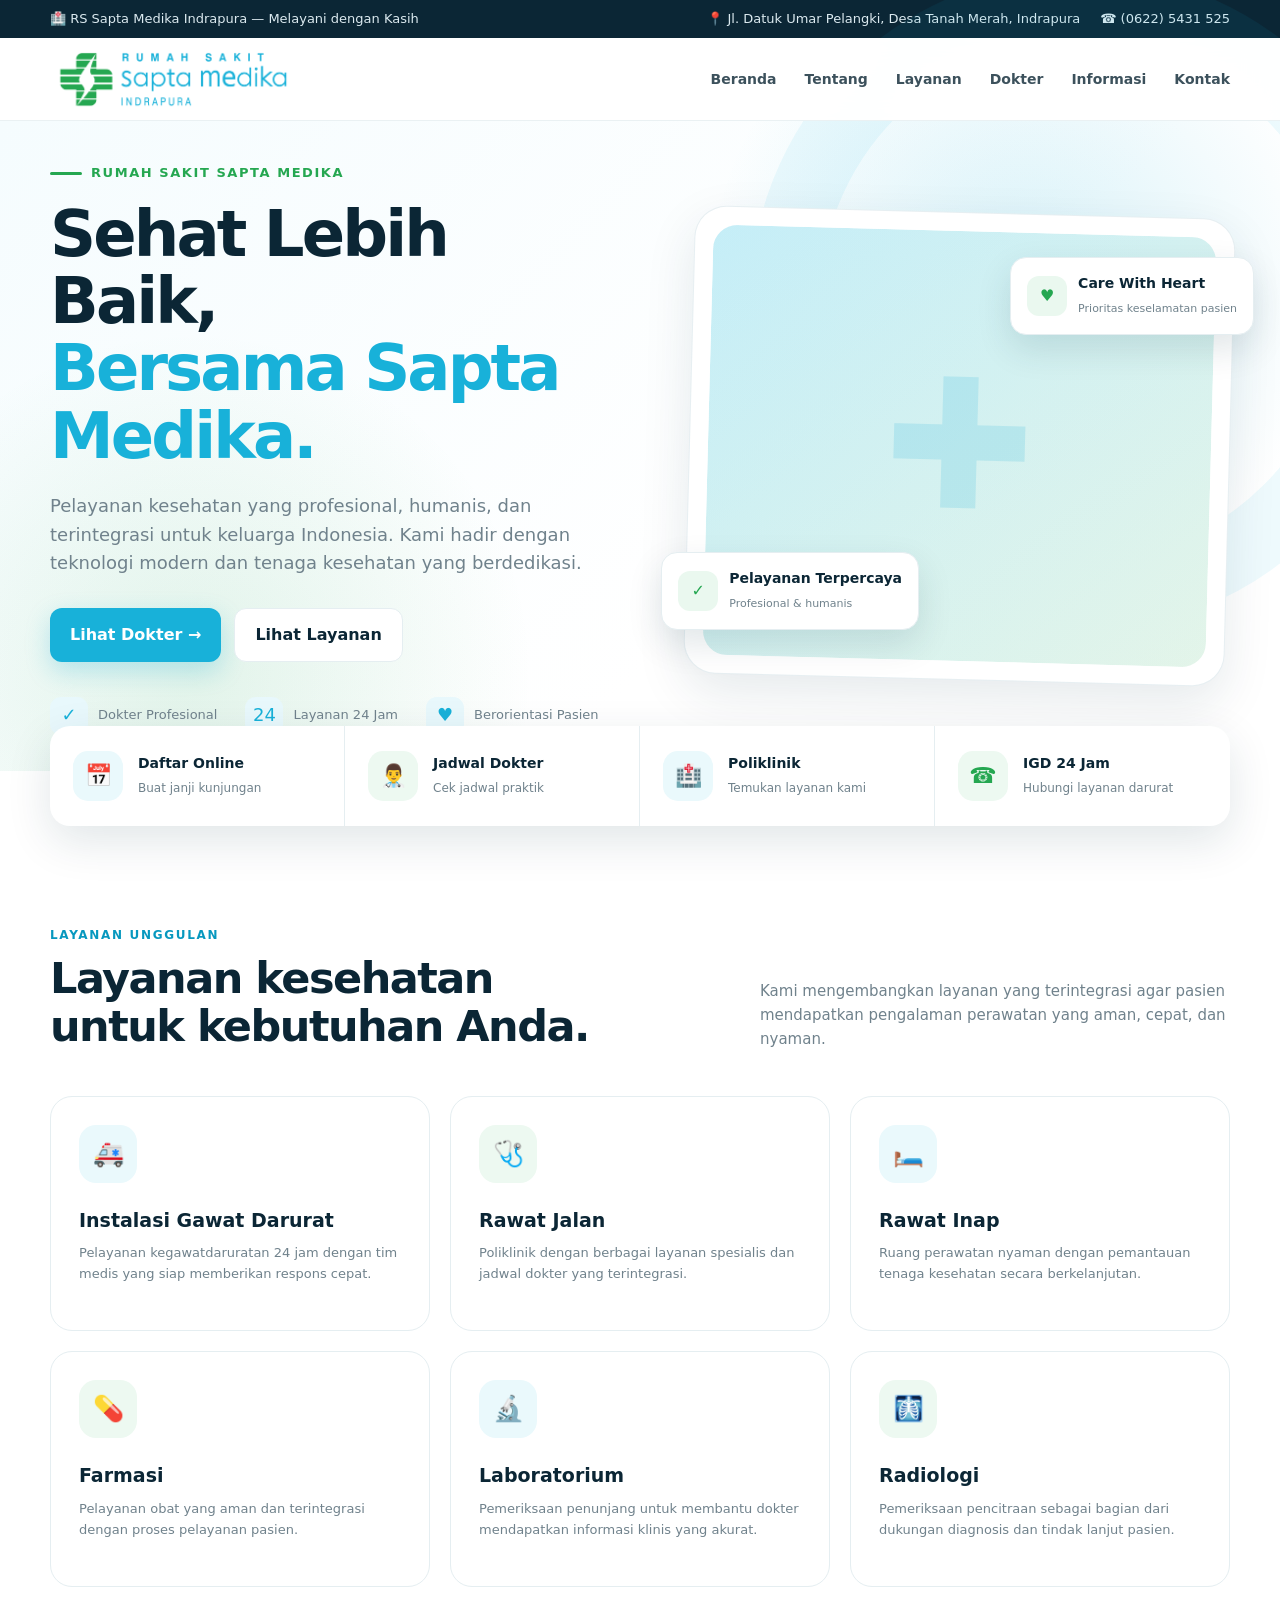
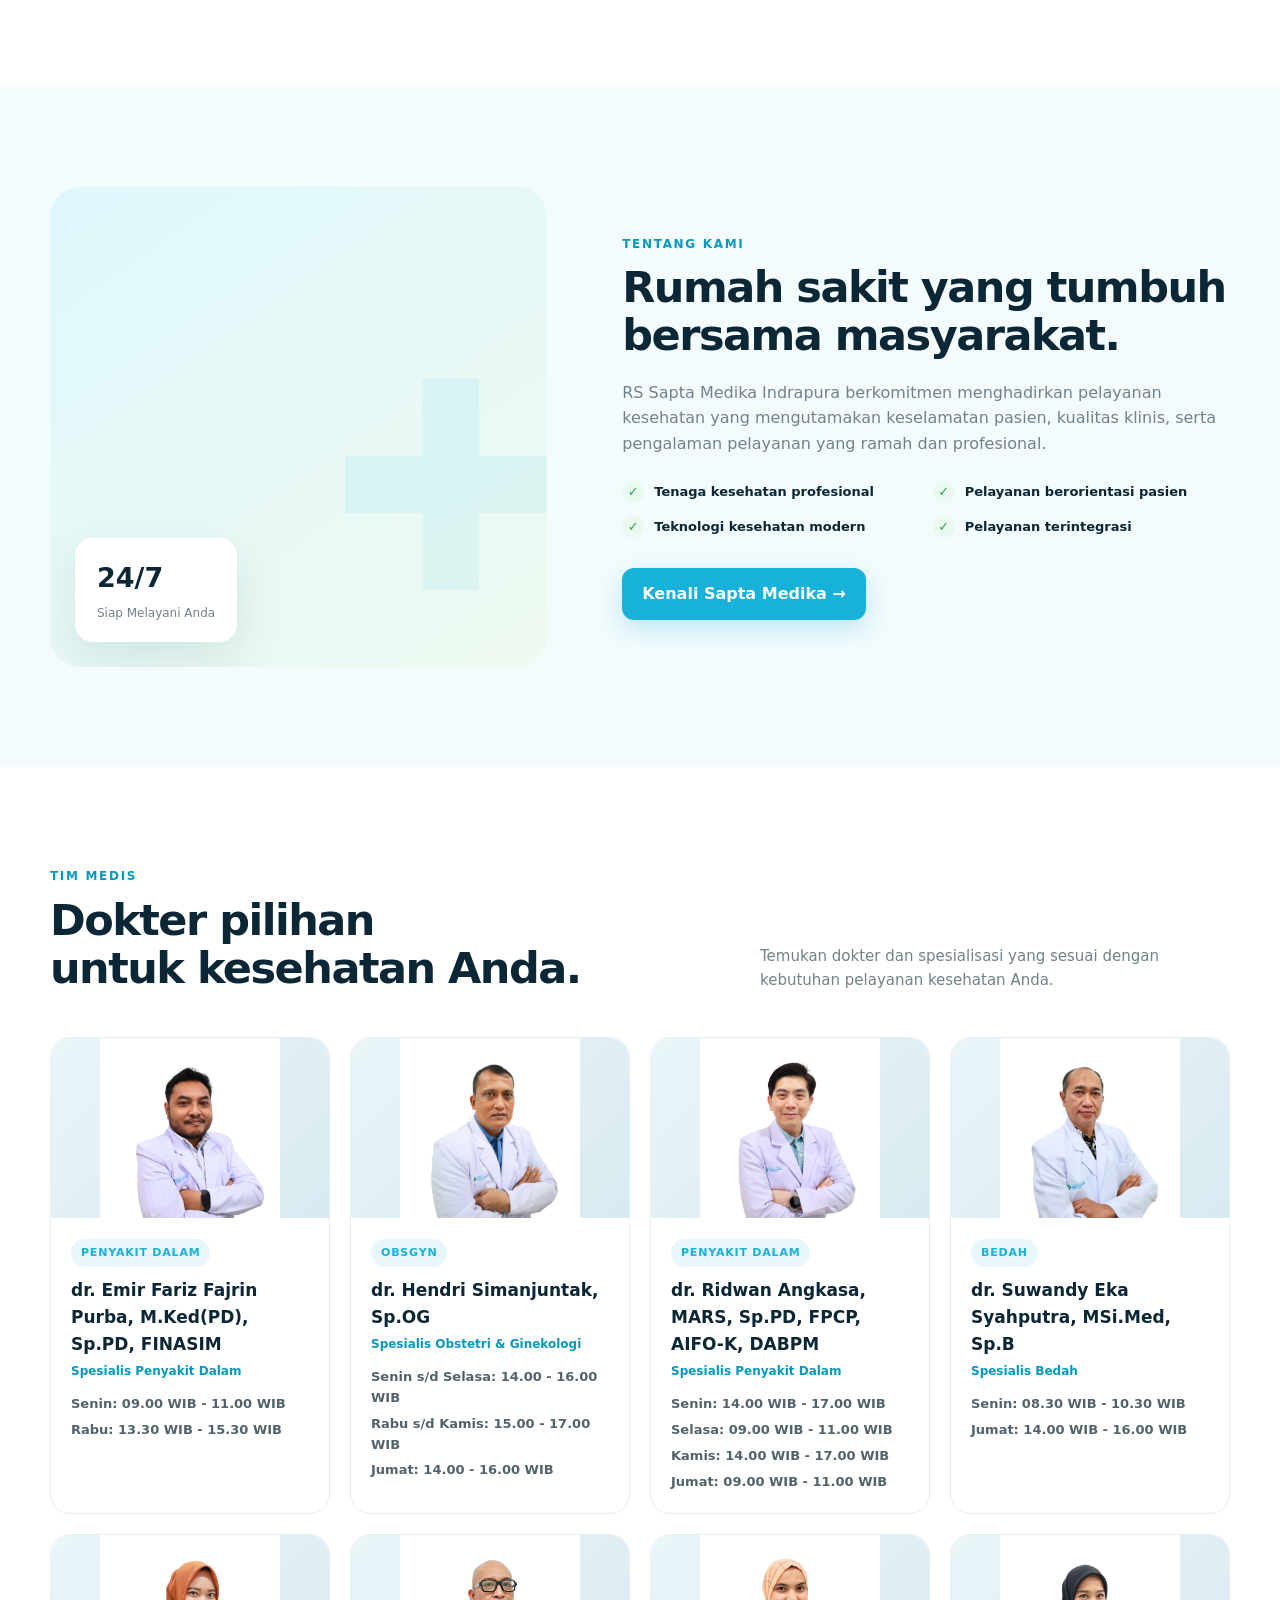
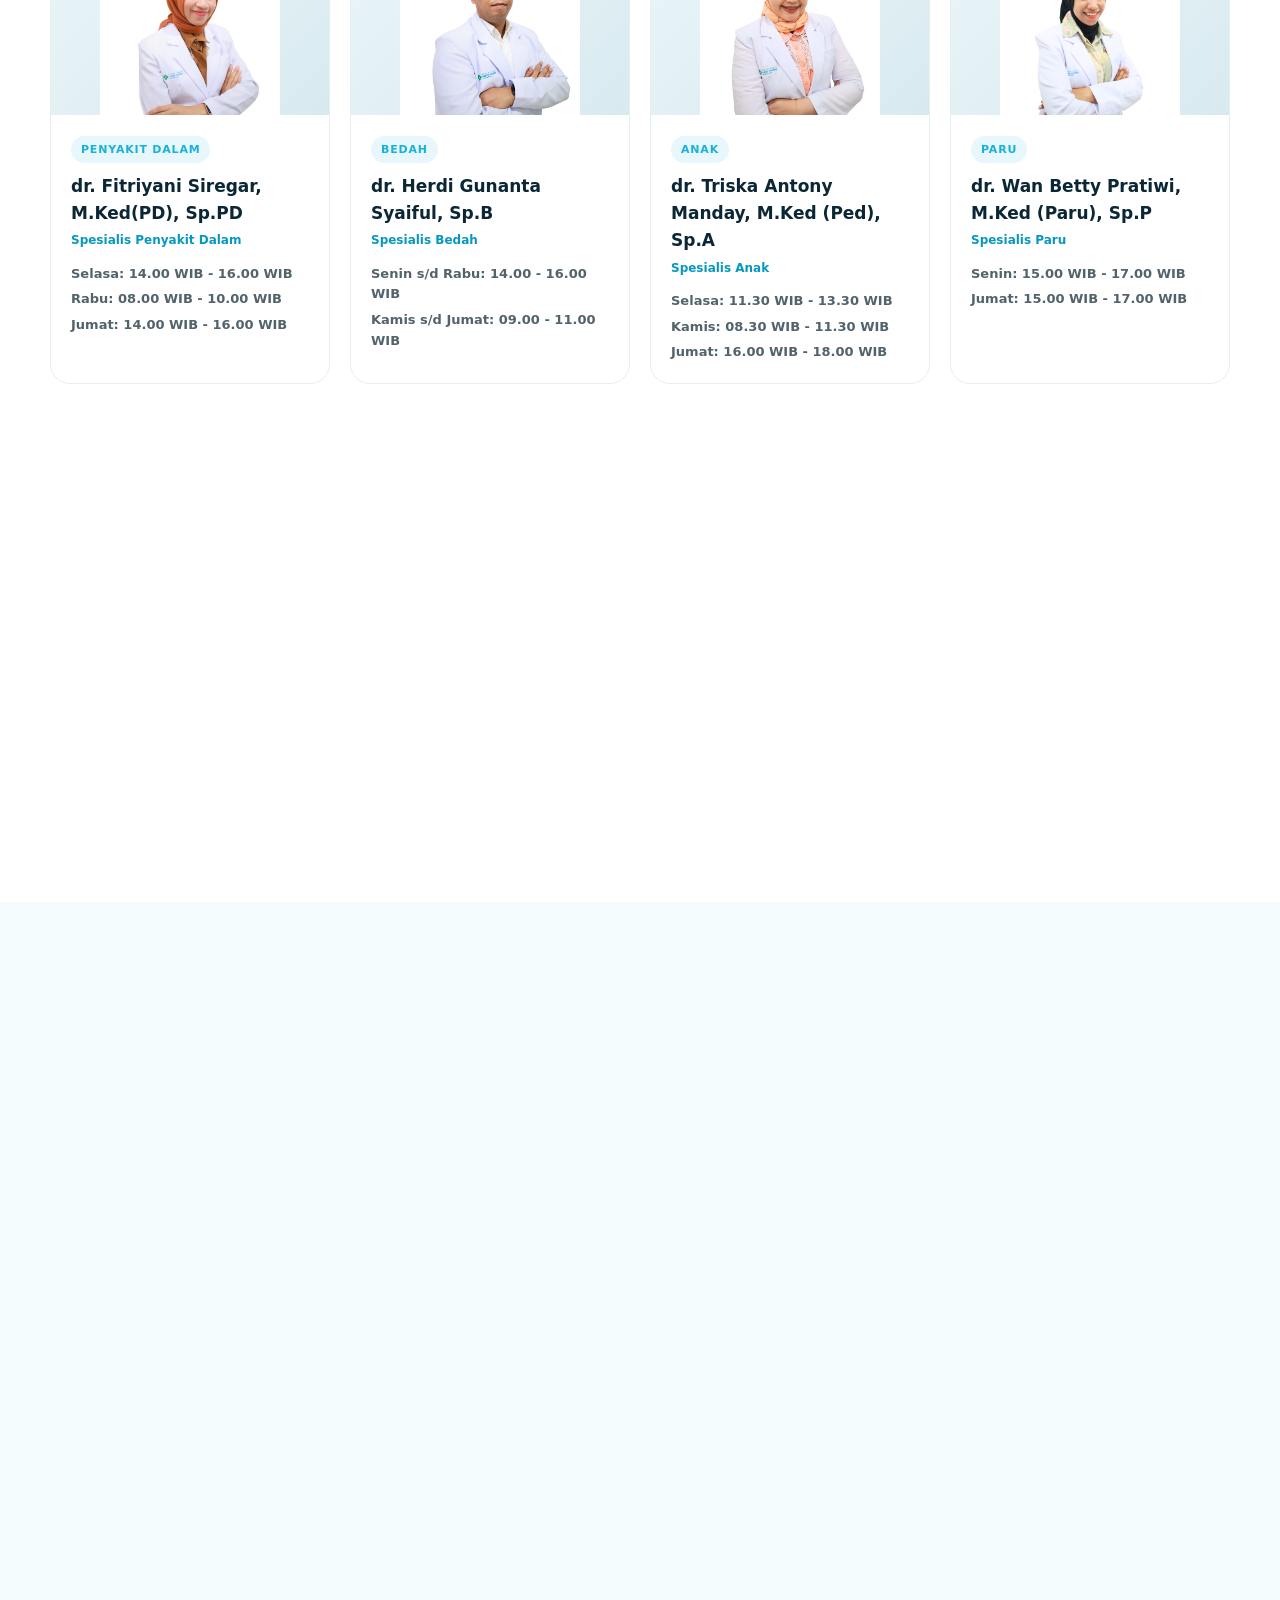
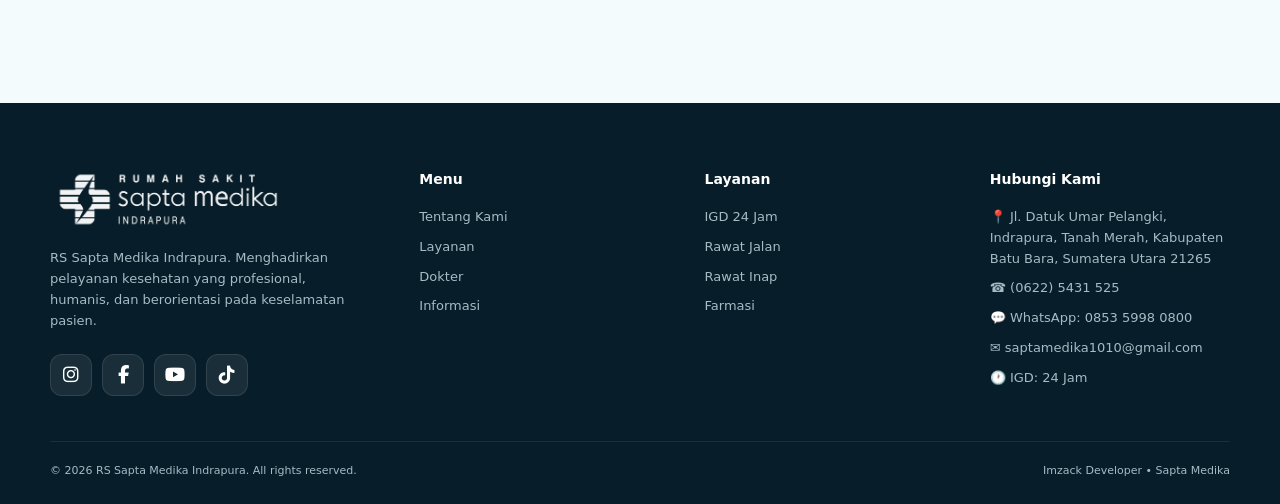
<file: index.html>
<!doctype html>
<html lang="id">
  <head>
    <meta charset="UTF-8" />
    <meta name="viewport" content="width=device-width, initial-scale=1.0" />
    <title>RS Sapta Medika Indrapura — Rumah Sakit Modern & Terpercaya</title>
    <meta
      name="description"
      content="Website konsep RS Sapta Medika Indrapura"
    />

    <link rel="stylesheet" href="assets/css/style.css" />
    <!-- Global stylesheet: reuse this file on all Sapta Medika pages. -->
  </head>

  <body>
    <div id="header"></div>
    <main id="home">
      <section class="hero">
        <div class="container hero-grid">
          <div class="reveal">
            <div class="eyebrow"><span></span> Rumah Sakit Sapta Medika</div>
            <h1>Sehat Lebih Baik,<br /><em>Bersama Sapta Medika.</em></h1>
            <p>
              Pelayanan kesehatan yang profesional, humanis, dan terintegrasi
              untuk keluarga Indonesia. Kami hadir dengan teknologi modern dan
              tenaga kesehatan yang berdedikasi.
            </p>
            <div class="hero-buttons">
              <a href="dokter.html" class="btn btn-primary">Lihat Dokter →</a>
              <a href="#services" class="btn btn-outline">Lihat Layanan</a>
            </div>
            <div class="hero-meta">
              <div class="meta">
                <div class="meta-icon">✓</div>
                <span>Dokter Profesional</span>
              </div>
              <div class="meta">
                <div class="meta-icon">24</div>
                <span>Layanan 24 Jam</span>
              </div>
              <div class="meta">
                <div class="meta-icon">♥</div>
                <span>Berorientasi Pasien</span>
              </div>
            </div>
          </div>

          <div class="hero-visual reveal">
            <div class="hero-card">
              <div class="hero-photo">
                <div class="cross">✚</div>
              </div>
            </div>
            <div class="floating one">
              <div class="float-icon">✓</div>
              <div>
                <strong>Pelayanan Terpercaya</strong
                ><small>Profesional & humanis</small>
              </div>
            </div>
            <div class="floating two">
              <div class="float-icon">♥</div>
              <div>
                <strong>Care With Heart</strong
                ><small>Prioritas keselamatan pasien</small>
              </div>
            </div>
          </div>
        </div>
      </section>

      <section class="quick">
        <div class="container quick-grid">
          <a class="quick-item" href="#appointment">
            <div class="quick-icon">📅</div>
            <div>
              <strong>Daftar Online</strong><span>Buat janji kunjungan</span>
            </div>
          </a>
          <a class="quick-item" href="#doctors">
            <div class="quick-icon">👨‍⚕️</div>
            <div>
              <strong>Jadwal Dokter</strong><span>Cek jadwal praktik</span>
            </div>
          </a>
          <a class="quick-item" href="#services">
            <div class="quick-icon">🏥</div>
            <div>
              <strong>Poliklinik</strong><span>Temukan layanan kami</span>
            </div>
          </a>
          <a class="quick-item" href="#contact">
            <div class="quick-icon">☎</div>
            <div>
              <strong>IGD 24 Jam</strong><span>Hubungi layanan darurat</span>
            </div>
          </a>
        </div>
      </section>

      <section class="section" id="services">
        <div class="container">
          <div class="section-head reveal">
            <div>
              <div class="kicker">Layanan Unggulan</div>
              <h2>Layanan kesehatan<br />untuk kebutuhan Anda.</h2>
            </div>
            <p>
              Kami mengembangkan layanan yang terintegrasi agar pasien
              mendapatkan pengalaman perawatan yang aman, cepat, dan nyaman.
            </p>
          </div>

          <div class="service-grid">
            <article class="service reveal">
              <div class="service-icon">🚑</div>
              <h3>Instalasi Gawat Darurat</h3>
              <p>
                Pelayanan kegawatdaruratan 24 jam dengan tim medis yang siap
                memberikan respons cepat.
              </p>
              <!-- <a href="#">Selengkapnya →</a> -->
            </article>
            <article class="service reveal">
              <div class="service-icon">🩺</div>
              <h3>Rawat Jalan</h3>
              <p>
                Poliklinik dengan berbagai layanan spesialis dan jadwal dokter
                yang terintegrasi.
              </p>
              <!-- <a href="#">Selengkapnya →</a> -->
            </article>
            <article class="service reveal">
              <div class="service-icon">🛏️</div>
              <h3>Rawat Inap</h3>
              <p>
                Ruang perawatan nyaman dengan pemantauan tenaga kesehatan secara
                berkelanjutan.
              </p>
              <!-- <a href="#">Selengkapnya →</a> -->
            </article>
            <article class="service reveal">
              <div class="service-icon">💊</div>
              <h3>Farmasi</h3>
              <p>
                Pelayanan obat yang aman dan terintegrasi dengan proses
                pelayanan pasien.
              </p>
              <!-- <a href="#">Selengkapnya →</a> -->
            </article>
            <article class="service reveal">
              <div class="service-icon">🔬</div>
              <h3>Laboratorium</h3>
              <p>
                Pemeriksaan penunjang untuk membantu dokter mendapatkan
                informasi klinis yang akurat.
              </p>
              <!-- <a href="#">Selengkapnya →</a> -->
            </article>
            <article class="service reveal">
              <div class="service-icon">🩻</div>
              <h3>Radiologi</h3>
              <p>
                Pemeriksaan pencitraan sebagai bagian dari dukungan diagnosis
                dan tindak lanjut pasien.
              </p>
              <!-- <a href="#">Selengkapnya →</a> -->
            </article>
          </div>
        </div>
      </section>

      <section class="section soft" id="about">
        <div class="container about-grid">
          <div class="about-visual reveal">
            <div class="about-badge">
              <strong>24/7</strong><span>Siap Melayani Anda</span>
            </div>
          </div>
          <div class="about-copy reveal">
            <div class="kicker">Tentang Kami</div>
            <h2>Rumah sakit yang tumbuh bersama masyarakat.</h2>
            <p>
              RS Sapta Medika Indrapura berkomitmen menghadirkan pelayanan
              kesehatan yang mengutamakan keselamatan pasien, kualitas klinis,
              serta pengalaman pelayanan yang ramah dan profesional.
            </p>
            <div class="checks">
              <div class="check"><i>✓</i> Tenaga kesehatan profesional</div>
              <div class="check"><i>✓</i> Pelayanan berorientasi pasien</div>
              <div class="check"><i>✓</i> Teknologi kesehatan modern</div>
              <div class="check"><i>✓</i> Pelayanan terintegrasi</div>
            </div>
            <a href="#" class="btn btn-primary">Kenali Sapta Medika →</a>
          </div>
        </div>
      </section>

      <section class="section" id="doctors">
        <div class="container">
          <div class="section-head reveal">
            <div>
              <div class="kicker">Tim Medis</div>
              <h2>Dokter pilihan<br />untuk kesehatan Anda.</h2>
            </div>
            <p>
              Temukan dokter dan spesialisasi yang sesuai dengan kebutuhan
              pelayanan kesehatan Anda.
            </p>
          </div>

          <div class="doctor-grid">
            <!-- 1. PENYAKIT DALAM -->
            <article class="doctor reveal">
              <div class="doctor-photo">
                <img src="assets/img/doctors/dr.emir.png" alt="" />
              </div>

              <div class="doctor-body">
                <div class="doctor-specialty">PENYAKIT DALAM</div>

                <h3>dr. Emir Fariz Fajrin Purba, M.Ked(PD), Sp.PD, FINASIM</h3>

                <p>Spesialis Penyakit Dalam</p>

                <div class="doctor-schedule">
                  <span>Senin: 09.00 WIB - 11.00 WIB</span>
                  <span>Rabu: 13.30 WIB - 15.30 WIB</span>
                </div>
              </div>
            </article>

            <!-- 2. OBSTETRI & GINEKOLOGI -->
            <article class="doctor reveal">
              <div class="doctor-photo">
                <img src="assets/img/doctors/dr.hendry.png" alt="" />
              </div>

              <div class="doctor-body">
                <div class="doctor-specialty">OBSGYN</div>

                <h3>dr. Hendri Simanjuntak, Sp.OG</h3>

                <p>Spesialis Obstetri & Ginekologi</p>

                <div class="doctor-schedule">
                  <span>Senin s/d Selasa: 14.00 - 16.00 WIB</span>
                  <span>Rabu s/d Kamis: 15.00 - 17.00 WIB</span>
                  <span>Jumat: 14.00 - 16.00 WIB</span>
                </div>
              </div>
            </article>

            <!-- 3. PENYAKIT DALAM -->
            <article class="doctor reveal">
              <div class="doctor-photo">
                <img src="assets/img/doctors/dr.ridwan.png" alt="" />
              </div>

              <div class="doctor-body">
                <div class="doctor-specialty">PENYAKIT DALAM</div>

                <h3>dr. Ridwan Angkasa, MARS, Sp.PD, FPCP, AIFO-K, DABPM</h3>

                <p>Spesialis Penyakit Dalam</p>

                <div class="doctor-schedule">
                  <span>Senin: 14.00 WIB - 17.00 WIB</span>
                  <span>Selasa: 09.00 WIB - 11.00 WIB</span>
                  <span>Kamis: 14.00 WIB - 17.00 WIB</span>
                  <span>Jumat: 09.00 WIB - 11.00 WIB</span>
                </div>
              </div>
            </article>

            <!-- 4. BEDAH -->
            <article class="doctor reveal">
              <div class="doctor-photo">
                <img src="assets/img/doctors/dr.suwandy.png" alt="" />
              </div>

              <div class="doctor-body">
                <div class="doctor-specialty">BEDAH</div>

                <h3>dr. Suwandy Eka Syahputra, MSi.Med, Sp.B</h3>

                <p>Spesialis Bedah</p>

                <div class="doctor-schedule">
                  <span>Senin: 08.30 WIB - 10.30 WIB</span>
                  <span>Jumat: 14.00 WIB - 16.00 WIB</span>
                </div>
              </div>
            </article>

            <!-- 5. PENYAKIT DALAM -->
            <article class="doctor reveal">
              <div class="doctor-photo">
                <img src="assets/img/doctors/dr.fitri.png" alt="" />
              </div>

              <div class="doctor-body">
                <div class="doctor-specialty">PENYAKIT DALAM</div>

                <h3>dr. Fitriyani Siregar, M.Ked(PD), Sp.PD</h3>

                <p>Spesialis Penyakit Dalam</p>

                <div class="doctor-schedule">
                  <span>Selasa: 14.00 WIB - 16.00 WIB</span>
                  <span>Rabu: 08.00 WIB - 10.00 WIB</span>
                  <span>Jumat: 14.00 WIB - 16.00 WIB</span>
                </div>
              </div>
            </article>

            <!-- 6. BEDAH -->
            <article class="doctor reveal">
              <div class="doctor-photo">
                <img src="assets/img/doctors/dr.herdi.png" alt="" />
              </div>

              <div class="doctor-body">
                <div class="doctor-specialty">BEDAH</div>

                <h3>dr. Herdi Gunanta Syaiful, Sp.B</h3>

                <p>Spesialis Bedah</p>

                <div class="doctor-schedule">
                  <span>Senin s/d Rabu: 14.00 - 16.00 WIB</span>
                  <span>Kamis s/d Jumat: 09.00 - 11.00 WIB</span>
                </div>
              </div>
            </article>

            <!-- 7. ANAK -->
            <article class="doctor reveal">
              <div class="doctor-photo">
                <img src="assets/img/doctors/dr.triska.png" alt="" />
              </div>

              <div class="doctor-body">
                <div class="doctor-specialty">ANAK</div>

                <h3>dr. Triska Antony Manday, M.Ked (Ped), Sp.A</h3>

                <p>Spesialis Anak</p>

                <div class="doctor-schedule">
                  <span>Selasa: 11.30 WIB - 13.30 WIB</span>
                  <span>Kamis: 08.30 WIB - 11.30 WIB</span>
                  <span>Jumat: 16.00 WIB - 18.00 WIB</span>
                </div>
              </div>
            </article>

            <!-- 8. PARU -->
            <article class="doctor reveal">
              <div class="doctor-photo">
                <img src="assets/img/doctors/dr.wan-betty.png" alt="" />
              </div>

              <div class="doctor-body">
                <div class="doctor-specialty">PARU</div>

                <h3>dr. Wan Betty Pratiwi, M.Ked (Paru), Sp.P</h3>

                <p>Spesialis Paru</p>

                <div class="doctor-schedule">
                  <span>Senin: 15.00 WIB - 17.00 WIB</span>
                  <span>Jumat: 15.00 WIB - 17.00 WIB</span>
                </div>
              </div>
            </article>

            <!-- 9. ANAK -->
            <article class="doctor reveal">
              <div class="doctor-photo">
                <img src="assets/img/doctors/dr.omar.png" alt="" />
              </div>

              <div class="doctor-body">
                <div class="doctor-specialty">ANAK</div>

                <h3>dr. Omar Szaly Aldy, Sp.A</h3>

                <p>Spesialis Anak</p>

                <div class="doctor-schedule">
                  <span>Senin: 09.00 WIB - 11.00 WIB</span>
                  <span>Selasa: 09.00 WIB - 11.00 WIB</span>
                </div>
              </div>
            </article>

            <!-- 10. RADIOLOGI -->
            <article class="doctor reveal">
              <div class="doctor-photo">
                <img src="assets/img/doctors/dr.ivan.png" alt="" />
              </div>

              <div class="doctor-body">
                <div class="doctor-specialty">POLIKLINIK USG</div>

                <h3>dr. Ivan Anshari Lubis, Sp.Rad</h3>

                <p>Spesialis Radiologi</p>

                <div class="doctor-schedule">
                  <span>Rabu: 15.00 WIB - 17.00 WIB</span>
                  <span>Jumat: 14.00 WIB - 16.00 WIB</span>
                </div>
              </div>
            </article>
          </div>
        </div>
      </section>

      <!-- <section class="section" id="appointment">
        <div class="container">
          <div class="appointment reveal">
            <div class="app-grid">
              <div>
                <div class="kicker">Pendaftaran Online</div>
                <h2>Jadwalkan kunjungan Anda.</h2>
                <p>
                  Isi formulir singkat di samping untuk simulasi konsep
                  pendaftaran online pasien.
                </p>
              </div>
              <form class="form" id="appointmentForm">
                <input required placeholder="Nama lengkap" />
                <input required type="tel" placeholder="Nomor HP" />
                <select required>
                  <option value="">Pilih layanan</option>
                  <option>Rawat Jalan</option>
                  <option>Poliklinik</option>
                  <option>Laboratorium</option>
                  <option>Radiologi</option>
                </select>
                <input required type="date" />
                <input
                  class="full"
                  placeholder="Keluhan / kebutuhan pelayanan"
                />
                <div class="full">
                  <button class="btn btn-primary" type="submit">
                    Kirim Permintaan →
                  </button>
                </div>
              </form>
            </div>
          </div>
        </div>
      </section> -->

      <section class="section soft" id="news">
        <div class="container">
          <div class="section-head reveal">
            <div>
              <div class="kicker">Informasi Kesehatan</div>
              <h2>Informasi terbaru<br />dari Sapta Medika.</h2>
            </div>
            <p>
              Artikel, pengumuman, edukasi kesehatan, dan informasi pelayanan
              rumah sakit.
            </p>
          </div>
          <div class="news-grid">
            <article class="news-main reveal">
              <div class="news-image">♥</div>
              <div class="news-body">
                <small>EDUKASI KESEHATAN • 27 AGUSTUS 2026</small>
                <h3>Menjaga kesehatan keluarga dengan pemeriksaan rutin</h3>
                <p>
                  Pemeriksaan kesehatan berkala membantu mendeteksi berbagai
                  faktor risiko lebih dini.
                </p>
              </div>
            </article>
            <div class="news-side">
              <article class="news-small reveal">
                <small>INFORMASI LAYANAN</small>
                <h3>Jadwal layanan poliklinik terbaru</h3>
                <p>Informasi jadwal praktik dokter dan layanan spesialis.</p>
              </article>
              <article class="news-small reveal">
                <small>PENGUMUMAN</small>
                <h3>Informasi pendaftaran dan kunjungan pasien</h3>
                <p>Panduan singkat untuk mempersiapkan kunjungan Anda.</p>
              </article>
              <article class="news-small reveal">
                <small>KESEHATAN</small>
                <h3>Kapan sebaiknya datang ke IGD?</h3>
                <p>
                  Kenali kondisi yang membutuhkan penanganan kegawatdaruratan.
                </p>
              </article>
            </div>
          </div>
        </div>
      </section>
    </main>

    <div id="footer"></div>

    <div class="toast" id="toast">
      ✓ <strong>Permintaan diterima.</strong> Ini masih mode demo.
    </div>
    <script src="assets/js/components.js"></script>
    <script src="assets/js/app.js"></script>
  </body>
</html>
</file>
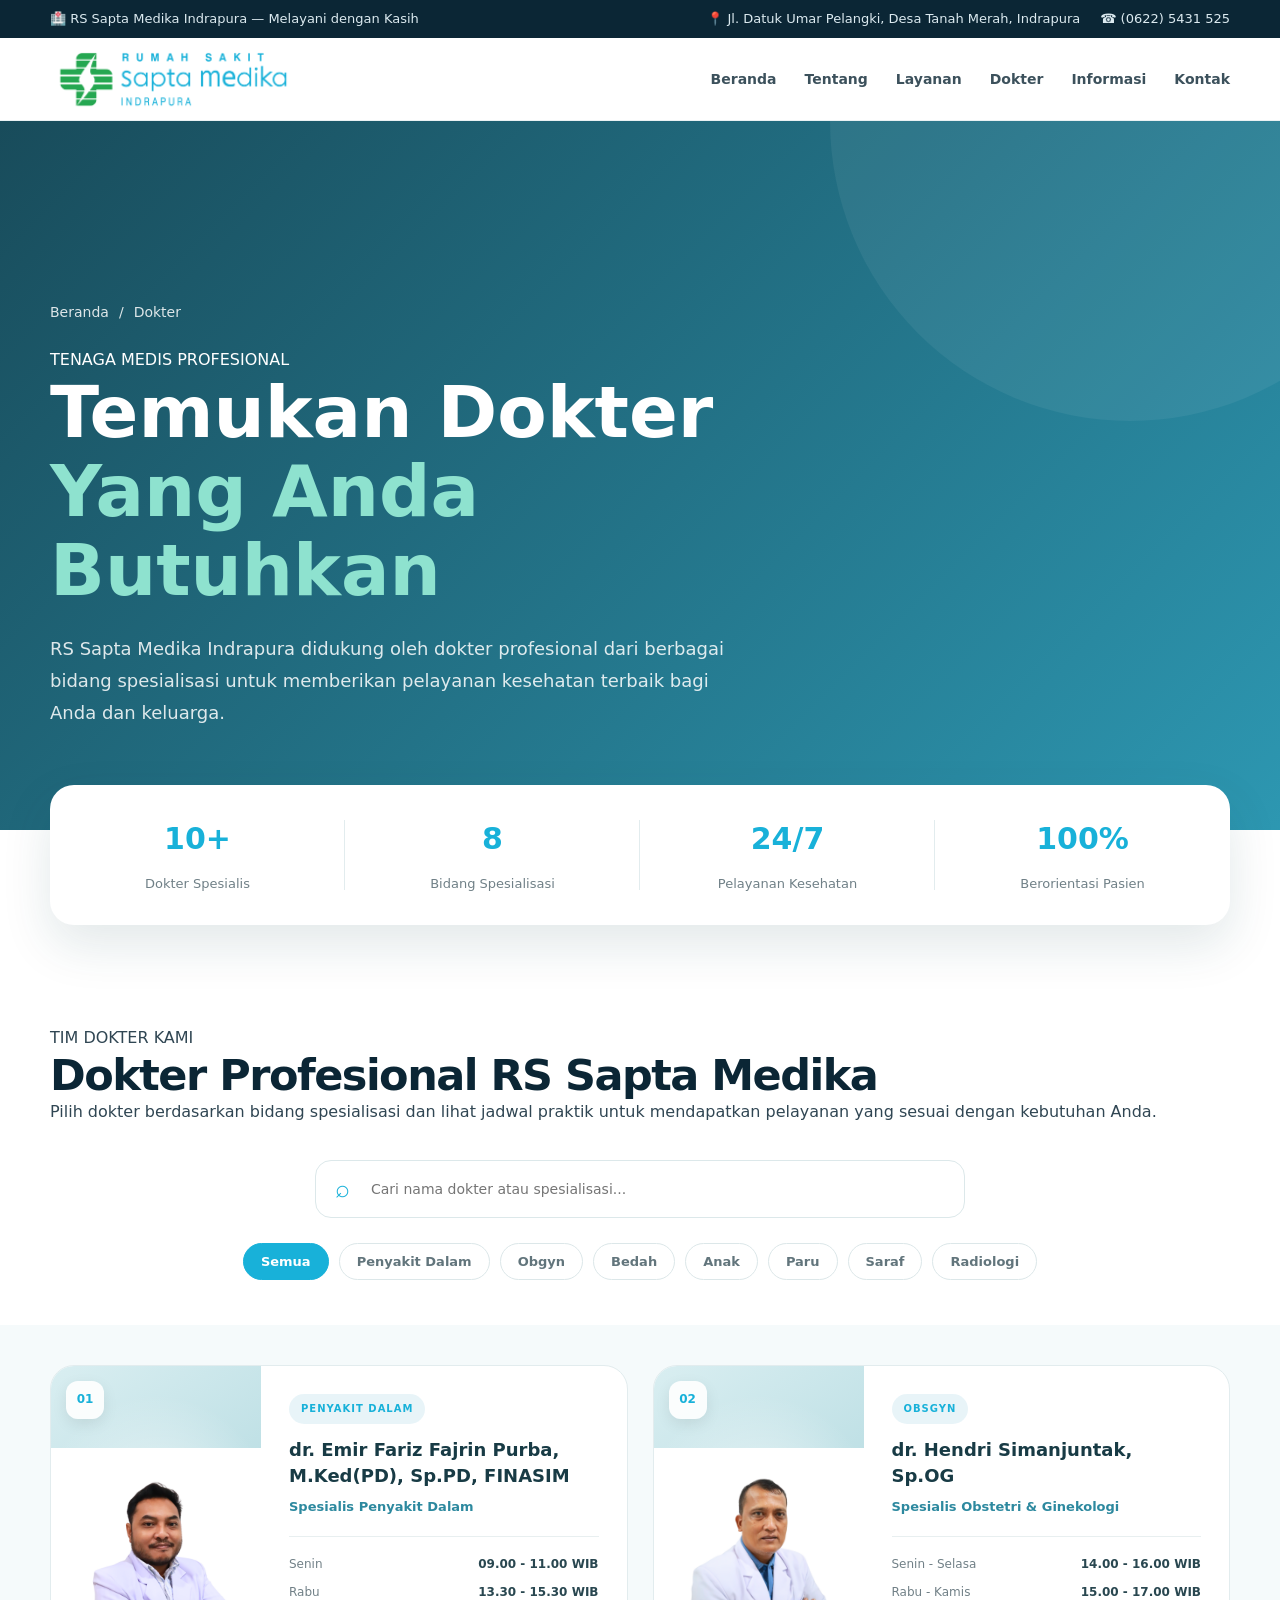
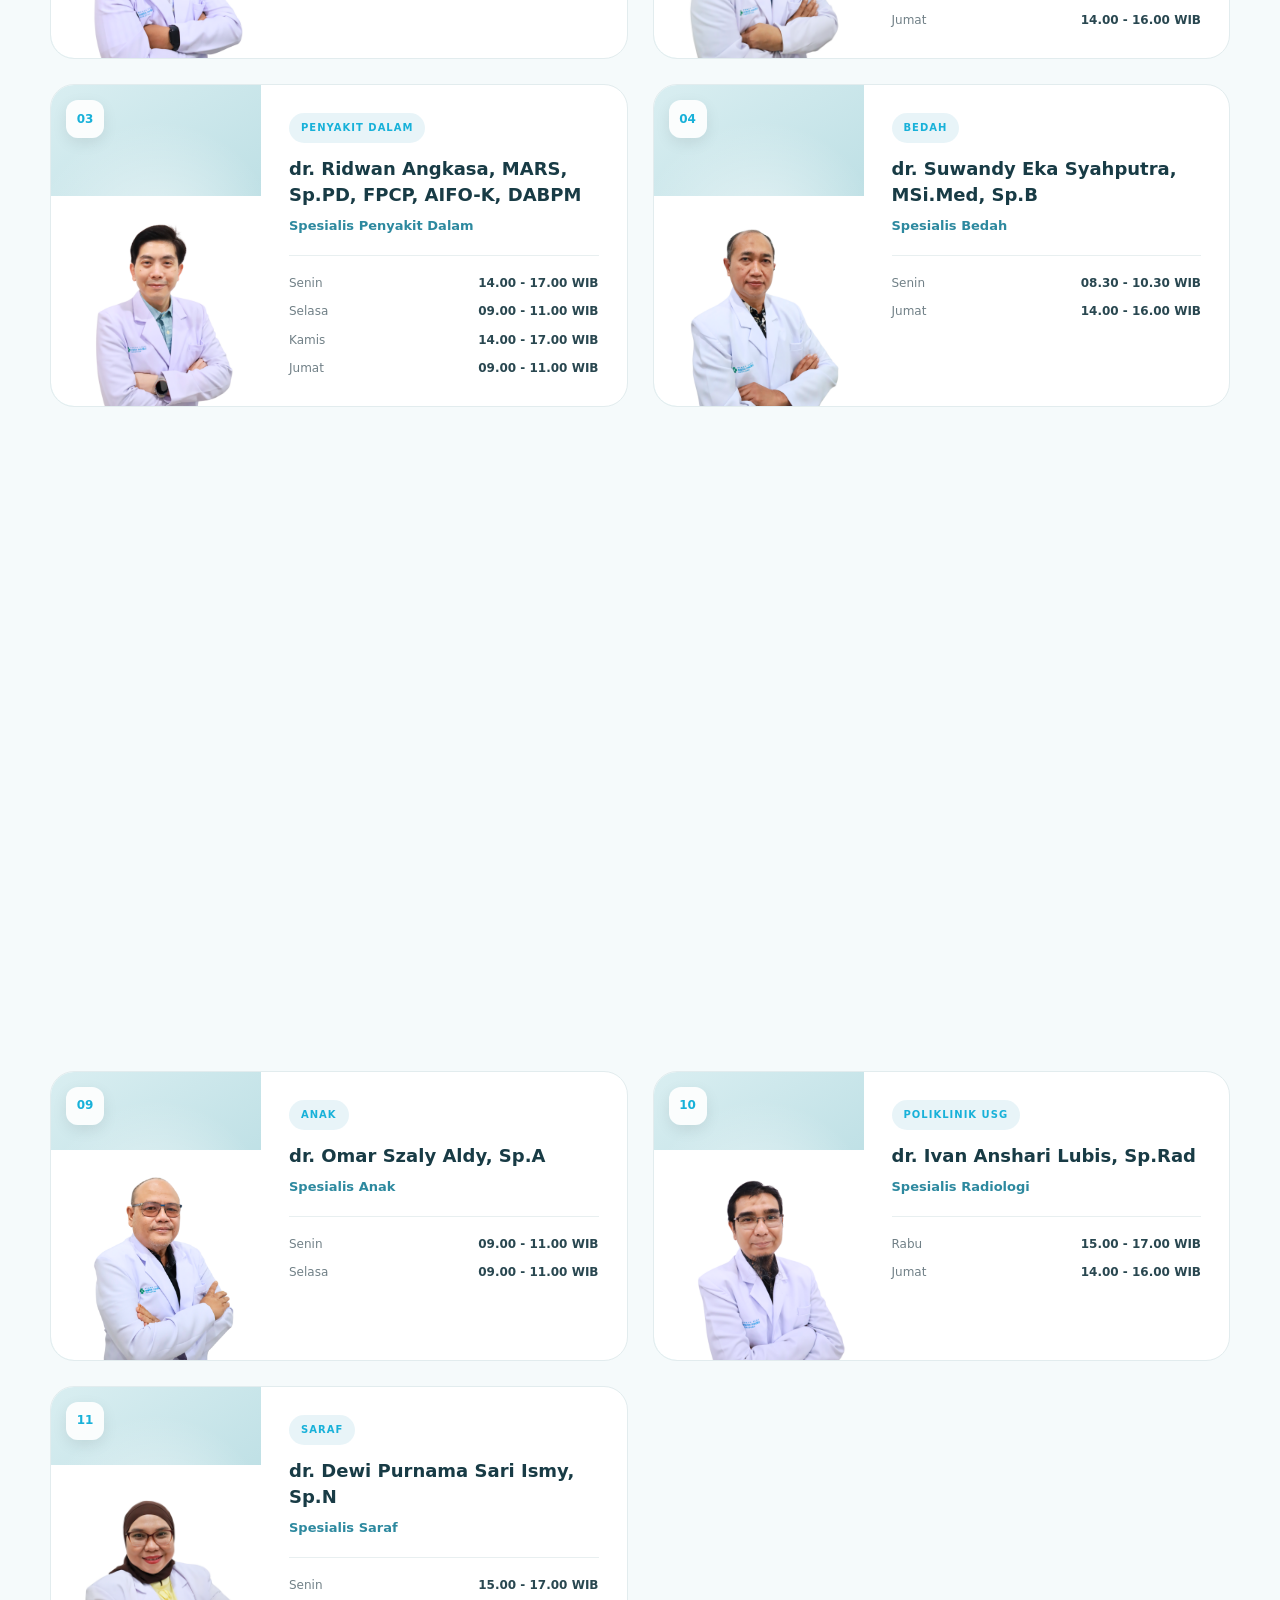
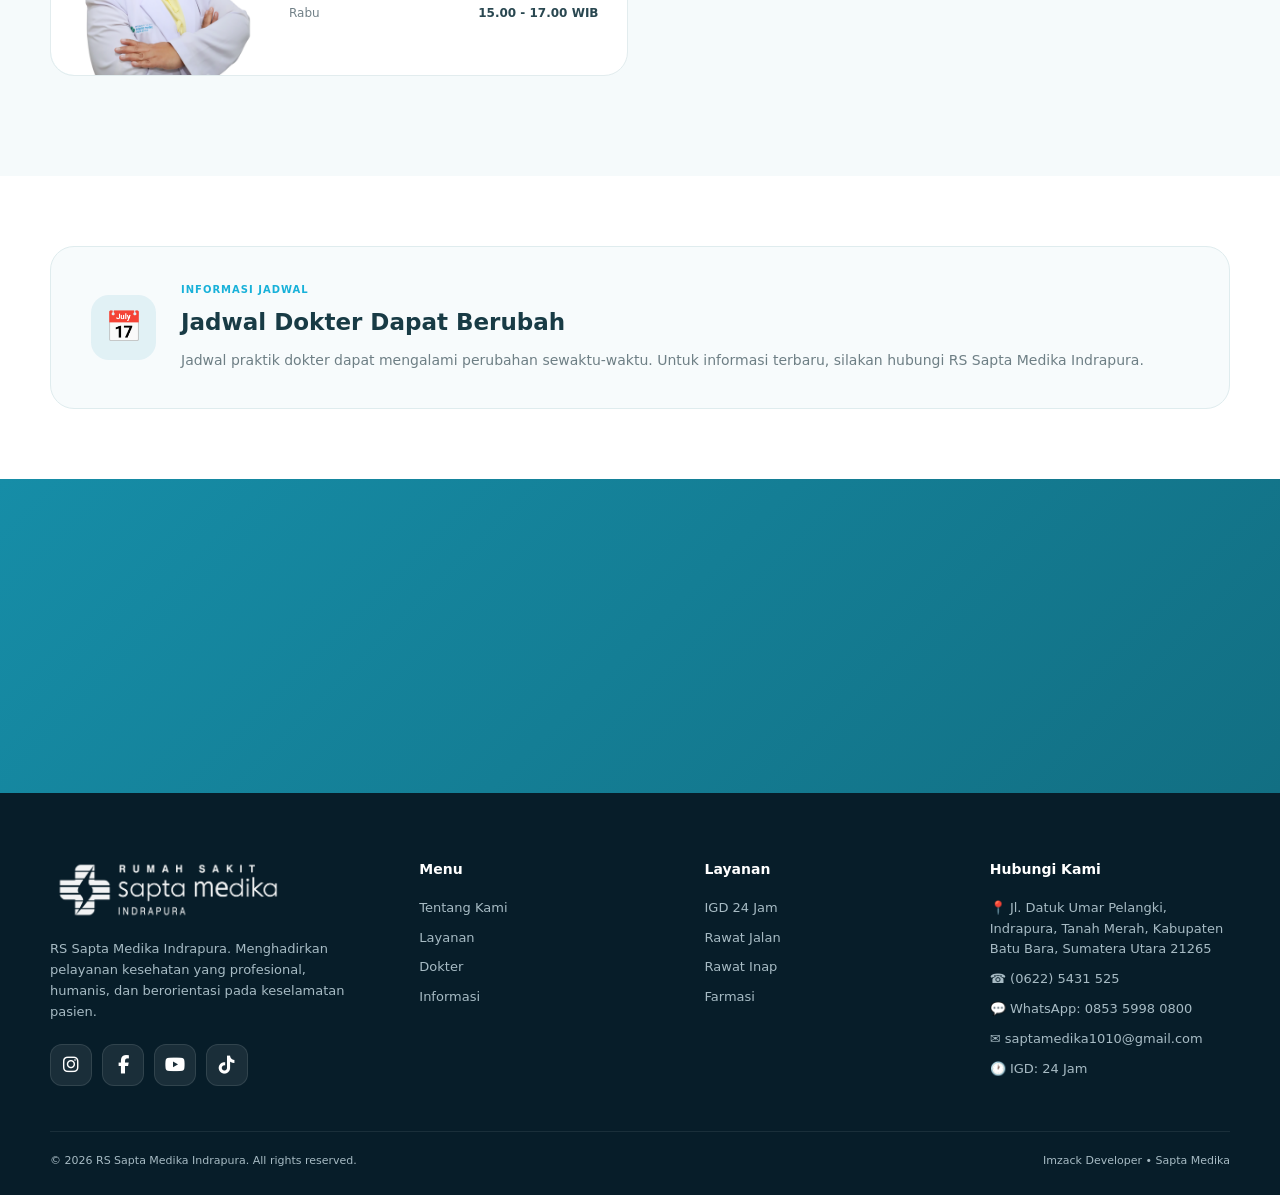
<file: dokter.html>
<!doctype html>
<html lang="id">
  <head>
    <meta charset="UTF-8" />

    <meta name="viewport" content="width=device-width, initial-scale=1.0" />

    <title>Dokter | RS Sapta Medika Indrapura</title>

    <meta
      name="description"
      content="Informasi dokter dan jadwal praktik RS Sapta Medika Indrapura."
    />

    <link rel="stylesheet" href="assets/css/style.css" />
    <link rel="stylesheet" href="assets/css/about.css" />
    <link rel="stylesheet" href="assets/css/doctor.css" />
    <link rel="stylesheet" href="assets/css/contact.css" />
  </head>

  <body class="doctors-page">
    <!-- HEADER -->

    <div id="header"></div>

    <main>
      <!-- =====================================
           HERO
      ====================================== -->

      <section class="page-hero doctors-hero">
        <div class="container">
          <div class="page-hero-content reveal">
            <div class="breadcrumb">
              <a href="index.html">Beranda</a>

              <span>/</span>

              <span>Dokter</span>
            </div>

            <span class="section-kicker">TENAGA MEDIS PROFESIONAL</span>

            <h1>
              Temukan Dokter
              <span>Yang Anda Butuhkan</span>
            </h1>

            <p>
              RS Sapta Medika Indrapura didukung oleh dokter profesional dari
              berbagai bidang spesialisasi untuk memberikan pelayanan kesehatan
              terbaik bagi Anda dan keluarga.
            </p>
          </div>
        </div>
      </section>

      <!-- =====================================
           STATISTICS
      ====================================== -->

      <section class="doctor-stat-section">
        <div class="container">
          <div class="doctor-stat-grid">
            <div class="doctor-stat reveal">
              <strong>10+</strong>

              <span>Dokter Spesialis</span>
            </div>

            <div class="doctor-stat reveal">
              <strong>8</strong>

              <span>Bidang Spesialisasi</span>
            </div>

            <div class="doctor-stat reveal">
              <strong>24/7</strong>

              <span>Pelayanan Kesehatan</span>
            </div>

            <div class="doctor-stat reveal">
              <strong>100%</strong>

              <span>Berorientasi Pasien</span>
            </div>
          </div>
        </div>
      </section>

      <!-- =====================================
           INTRO
      ====================================== -->

      <section class="section doctors-intro-section">
        <div class="container">
          <div class="section-heading center reveal">
            <span class="section-kicker">TIM DOKTER KAMI</span>

            <h2>
              Dokter Profesional
              <span>RS Sapta Medika</span>
            </h2>

            <p>
              Pilih dokter berdasarkan bidang spesialisasi dan lihat jadwal
              praktik untuk mendapatkan pelayanan yang sesuai dengan kebutuhan
              Anda.
            </p>
          </div>

          <!-- SEARCH -->

          <div class="doctor-search-wrapper reveal">
            <div class="doctor-search">
              <span class="search-icon">⌕</span>

              <input
                type="text"
                id="doctorSearch"
                placeholder="Cari nama dokter atau spesialisasi..."
              />
            </div>
          </div>

          <!-- FILTER -->

          <div class="doctor-filter reveal">
            <button class="doctor-filter-btn active" data-filter="all">
              Semua
            </button>

            <button class="doctor-filter-btn" data-filter="penyakit-dalam">
              Penyakit Dalam
            </button>

            <button class="doctor-filter-btn" data-filter="obgyn">Obgyn</button>

            <button class="doctor-filter-btn" data-filter="bedah">Bedah</button>

            <button class="doctor-filter-btn" data-filter="anak">Anak</button>

            <button class="doctor-filter-btn" data-filter="paru">Paru</button>

            <button class="doctor-filter-btn" data-filter="saraf">Saraf</button>

            <button class="doctor-filter-btn" data-filter="radiologi">
              Radiologi
            </button>
          </div>
        </div>
      </section>

      <!-- =====================================
           DOCTOR LIST
      ====================================== -->

      <section class="section doctor-list-section">
        <div class="container">
          <div class="doctor-grid-full" id="doctorGrid">
            <!-- =====================================
                 01 - EMIR
            ====================================== -->

            <article
              class="doctor-card-full reveal"
              data-category="penyakit-dalam"
              data-search="emir fariz fajrin purba penyakit dalam"
            >
              <div class="doctor-card-photo">
                <img
                  src="assets/img/doctors/dr.emir.png"
                  alt="dr. Emir Fariz Fajrin Purba"
                />

                <div class="doctor-photo-bg"></div>

                <div class="doctor-card-number">01</div>
              </div>

              <div class="doctor-card-body">
                <div class="doctor-specialty-badge">PENYAKIT DALAM</div>

                <h3>dr. Emir Fariz Fajrin Purba, M.Ked(PD), Sp.PD, FINASIM</h3>

                <p class="doctor-position">Spesialis Penyakit Dalam</p>

                <div class="doctor-divider"></div>

                <div class="doctor-schedule-list">
                  <div class="doctor-schedule-item">
                    <span>Senin</span>

                    <strong>09.00 - 11.00 WIB</strong>
                  </div>

                  <div class="doctor-schedule-item">
                    <span>Rabu</span>

                    <strong>13.30 - 15.30 WIB</strong>
                  </div>
                </div>
              </div>
            </article>

            <!-- =====================================
                 02 - HENDRI
            ====================================== -->

            <article
              class="doctor-card-full reveal"
              data-category="obgyn"
              data-search="hendri simanjuntak obgyn kandungan obstetri ginekologi"
            >
              <div class="doctor-card-photo">
                <img
                  src="assets/img/doctors/dr.hendry.png"
                  alt="dr. Hendri Simanjuntak"
                />

                <div class="doctor-photo-bg"></div>

                <div class="doctor-card-number">02</div>
              </div>

              <div class="doctor-card-body">
                <div class="doctor-specialty-badge">OBSGYN</div>

                <h3>dr. Hendri Simanjuntak, Sp.OG</h3>

                <p class="doctor-position">Spesialis Obstetri & Ginekologi</p>

                <div class="doctor-divider"></div>

                <div class="doctor-schedule-list">
                  <div class="doctor-schedule-item">
                    <span>Senin - Selasa</span>

                    <strong>14.00 - 16.00 WIB</strong>
                  </div>

                  <div class="doctor-schedule-item">
                    <span>Rabu - Kamis</span>

                    <strong>15.00 - 17.00 WIB</strong>
                  </div>

                  <div class="doctor-schedule-item">
                    <span>Jumat</span>

                    <strong>14.00 - 16.00 WIB</strong>
                  </div>
                </div>
              </div>
            </article>

            <!-- =====================================
                 03 - RIDWAN
            ====================================== -->

            <article
              class="doctor-card-full reveal"
              data-category="penyakit-dalam"
              data-search="ridwan angkasa penyakit dalam"
            >
              <div class="doctor-card-photo">
                <img
                  src="assets/img/doctors/dr.ridwan.png"
                  alt="dr. Ridwan Angkasa"
                />

                <div class="doctor-photo-bg"></div>

                <div class="doctor-card-number">03</div>
              </div>

              <div class="doctor-card-body">
                <div class="doctor-specialty-badge">PENYAKIT DALAM</div>

                <h3>dr. Ridwan Angkasa, MARS, Sp.PD, FPCP, AIFO-K, DABPM</h3>

                <p class="doctor-position">Spesialis Penyakit Dalam</p>

                <div class="doctor-divider"></div>

                <div class="doctor-schedule-list">
                  <div class="doctor-schedule-item">
                    <span>Senin</span>

                    <strong>14.00 - 17.00 WIB</strong>
                  </div>

                  <div class="doctor-schedule-item">
                    <span>Selasa</span>

                    <strong>09.00 - 11.00 WIB</strong>
                  </div>

                  <div class="doctor-schedule-item">
                    <span>Kamis</span>

                    <strong>14.00 - 17.00 WIB</strong>
                  </div>

                  <div class="doctor-schedule-item">
                    <span>Jumat</span>

                    <strong>09.00 - 11.00 WIB</strong>
                  </div>
                </div>
              </div>
            </article>

            <!-- =====================================
                 04 - SUWANDY
            ====================================== -->

            <article
              class="doctor-card-full reveal"
              data-category="bedah"
              data-search="suwandy eka syahputra bedah"
            >
              <div class="doctor-card-photo">
                <img
                  src="assets/img/doctors/dr.suwandy.png"
                  alt="dr. Suwandy Eka Syahputra"
                />

                <div class="doctor-photo-bg"></div>

                <div class="doctor-card-number">04</div>
              </div>

              <div class="doctor-card-body">
                <div class="doctor-specialty-badge">BEDAH</div>

                <h3>dr. Suwandy Eka Syahputra, MSi.Med, Sp.B</h3>

                <p class="doctor-position">Spesialis Bedah</p>

                <div class="doctor-divider"></div>

                <div class="doctor-schedule-list">
                  <div class="doctor-schedule-item">
                    <span>Senin</span>

                    <strong>08.30 - 10.30 WIB</strong>
                  </div>

                  <div class="doctor-schedule-item">
                    <span>Jumat</span>

                    <strong>14.00 - 16.00 WIB</strong>
                  </div>
                </div>
              </div>
            </article>

            <!-- =====================================
                 05 - FITRIYANI
            ====================================== -->

            <article
              class="doctor-card-full reveal"
              data-category="penyakit-dalam"
              data-search="fitriyani siregar penyakit dalam"
            >
              <div class="doctor-card-photo">
                <img
                  src="assets/img/doctors/dr.fitri.png"
                  alt="dr. Fitriyani Siregar"
                />

                <div class="doctor-photo-bg"></div>

                <div class="doctor-card-number">05</div>
              </div>

              <div class="doctor-card-body">
                <div class="doctor-specialty-badge">PENYAKIT DALAM</div>

                <h3>dr. Fitriyani Siregar, M.Ked(PD), Sp.PD</h3>

                <p class="doctor-position">Spesialis Penyakit Dalam</p>

                <div class="doctor-divider"></div>

                <div class="doctor-schedule-list">
                  <div class="doctor-schedule-item">
                    <span>Selasa</span>

                    <strong>14.00 - 16.00 WIB</strong>
                  </div>

                  <div class="doctor-schedule-item">
                    <span>Rabu</span>

                    <strong>08.00 - 10.00 WIB</strong>
                  </div>

                  <div class="doctor-schedule-item">
                    <span>Jumat</span>

                    <strong>14.00 - 16.00 WIB</strong>
                  </div>
                </div>
              </div>
            </article>

            <!-- =====================================
                 06 - HERDI
            ====================================== -->

            <article
              class="doctor-card-full reveal"
              data-category="bedah"
              data-search="herdi gunanta syaiful bedah"
            >
              <div class="doctor-card-photo">
                <img
                  src="assets/img/doctors/dr.herdi.png"
                  alt="dr. Herdi Gunanta Syaiful"
                />

                <div class="doctor-photo-bg"></div>

                <div class="doctor-card-number">06</div>
              </div>

              <div class="doctor-card-body">
                <div class="doctor-specialty-badge">BEDAH</div>

                <h3>dr. Herdi Gunanta Syaiful, Sp.B</h3>

                <p class="doctor-position">Spesialis Bedah</p>

                <div class="doctor-divider"></div>

                <div class="doctor-schedule-list">
                  <div class="doctor-schedule-item">
                    <span>Senin - Rabu</span>

                    <strong>14.00 - 16.00 WIB</strong>
                  </div>

                  <div class="doctor-schedule-item">
                    <span>Kamis - Jumat</span>

                    <strong>09.00 - 11.00 WIB</strong>
                  </div>
                </div>
              </div>
            </article>

            <!-- =====================================
                 07 - TRISKA
            ====================================== -->

            <article
              class="doctor-card-full reveal"
              data-category="anak"
              data-search="triska antony manday anak pediatri"
            >
              <div class="doctor-card-photo">
                <img
                  src="assets/img/doctors/dr.triska.png"
                  alt="dr. Triska Antony Manday"
                />

                <div class="doctor-photo-bg"></div>

                <div class="doctor-card-number">07</div>
              </div>

              <div class="doctor-card-body">
                <div class="doctor-specialty-badge">ANAK</div>

                <h3>dr. Triska Antony Manday, M.Ked (Ped), Sp.A</h3>

                <p class="doctor-position">Spesialis Anak</p>

                <div class="doctor-divider"></div>

                <div class="doctor-schedule-list">
                  <div class="doctor-schedule-item">
                    <span>Selasa</span>

                    <strong>11.30 - 13.30 WIB</strong>
                  </div>

                  <div class="doctor-schedule-item">
                    <span>Kamis</span>

                    <strong>08.30 - 11.30 WIB</strong>
                  </div>

                  <div class="doctor-schedule-item">
                    <span>Jumat</span>

                    <strong>16.00 - 18.00 WIB</strong>
                  </div>
                </div>
              </div>
            </article>

            <!-- =====================================
                 08 - WAN BETTY
            ====================================== -->

            <article
              class="doctor-card-full reveal"
              data-category="paru"
              data-search="wan betty pratiwi paru"
            >
              <div class="doctor-card-photo">
                <img
                  src="assets/img/doctors/dr.wan-betty.png"
                  alt="dr. Wan Betty Pratiwi"
                />

                <div class="doctor-photo-bg"></div>

                <div class="doctor-card-number">08</div>
              </div>

              <div class="doctor-card-body">
                <div class="doctor-specialty-badge">PARU</div>

                <h3>dr. Wan Betty Pratiwi, M.Ked (Paru), Sp.P</h3>

                <p class="doctor-position">Spesialis Paru</p>

                <div class="doctor-divider"></div>

                <div class="doctor-schedule-list">
                  <div class="doctor-schedule-item">
                    <span>Senin</span>

                    <strong>15.00 - 17.00 WIB</strong>
                  </div>

                  <div class="doctor-schedule-item">
                    <span>Jumat</span>

                    <strong>15.00 - 17.00 WIB</strong>
                  </div>
                </div>
              </div>
            </article>

            <!-- =====================================
                 09 - OMAR
            ====================================== -->

            <article
              class="doctor-card-full reveal"
              data-category="anak"
              data-search="omar szaly aldy anak pediatri"
            >
              <div class="doctor-card-photo">
                <img
                  src="assets/img/doctors/dr.omar.png"
                  alt="dr. Omar Szaly Aldy"
                />

                <div class="doctor-photo-bg"></div>

                <div class="doctor-card-number">09</div>
              </div>

              <div class="doctor-card-body">
                <div class="doctor-specialty-badge">ANAK</div>

                <h3>dr. Omar Szaly Aldy, Sp.A</h3>

                <p class="doctor-position">Spesialis Anak</p>

                <div class="doctor-divider"></div>

                <div class="doctor-schedule-list">
                  <div class="doctor-schedule-item">
                    <span>Senin</span>

                    <strong>09.00 - 11.00 WIB</strong>
                  </div>

                  <div class="doctor-schedule-item">
                    <span>Selasa</span>

                    <strong>09.00 - 11.00 WIB</strong>
                  </div>
                </div>
              </div>
            </article>

            <!-- =====================================
                 10 - IVAN
            ====================================== -->

            <article
              class="doctor-card-full reveal"
              data-category="radiologi"
              data-search="ivan anshari lubis radiologi usg"
            >
              <div class="doctor-card-photo">
                <img
                  src="assets/img/doctors/dr.ivan.png"
                  alt="dr. Ivan Anshari Lubis"
                />

                <div class="doctor-photo-bg"></div>

                <div class="doctor-card-number">10</div>
              </div>

              <div class="doctor-card-body">
                <div class="doctor-specialty-badge">POLIKLINIK USG</div>

                <h3>dr. Ivan Anshari Lubis, Sp.Rad</h3>

                <p class="doctor-position">Spesialis Radiologi</p>

                <div class="doctor-divider"></div>

                <div class="doctor-schedule-list">
                  <div class="doctor-schedule-item">
                    <span>Rabu</span>

                    <strong>15.00 - 17.00 WIB</strong>
                  </div>

                  <div class="doctor-schedule-item">
                    <span>Jumat</span>

                    <strong>14.00 - 16.00 WIB</strong>
                  </div>
                </div>
              </div>
            </article>

            <!-- =====================================
                 11 - DEWI PURNAMA SARI ISMY
            ====================================== -->

            <article
              class="doctor-card-full reveal"
              data-category="saraf"
              data-search="dewi purnama sari ismy saraf syaraf neurologi"
            >
              <div class="doctor-card-photo">
                <img
                  src="assets/img/doctors/dr.dewi.png"
                  alt="dr. Dewi Purnama Sari Ismy, Sp.N"
                />

                <div class="doctor-photo-bg"></div>

                <div class="doctor-card-number">11</div>
              </div>

              <div class="doctor-card-body">
                <div class="doctor-specialty-badge">SARAF</div>

                <h3>dr. Dewi Purnama Sari Ismy, Sp.N</h3>

                <p class="doctor-position">Spesialis Saraf</p>

                <div class="doctor-divider"></div>

                <div class="doctor-schedule-list">
                  <div class="doctor-schedule-item">
                    <span>Senin</span>

                    <strong>15.00 - 17.00 WIB</strong>
                  </div>

                  <div class="doctor-schedule-item">
                    <span>Rabu</span>

                    <strong>15.00 - 17.00 WIB</strong>
                  </div>
                </div>
              </div>
            </article>
          </div>

          <!-- EMPTY STATE -->

          <div class="doctor-empty" id="doctorEmpty">
            <div>🔍</div>

            <h3>Dokter Tidak Ditemukan</h3>

            <p>Coba gunakan kata kunci atau kategori yang berbeda.</p>
          </div>
        </div>
      </section>

      <!-- =====================================
           INFORMATION
      ====================================== -->

      <section class="doctor-information-section">
        <div class="container">
          <div class="doctor-information reveal">
            <div class="doctor-information-icon">📅</div>

            <div>
              <span>INFORMASI JADWAL</span>

              <h2>Jadwal Dokter Dapat Berubah</h2>

              <p>
                Jadwal praktik dokter dapat mengalami perubahan sewaktu-waktu.
                Untuk informasi terbaru, silakan hubungi RS Sapta Medika
                Indrapura.
              </p>
            </div>

            <!-- <a href="kontak.html" class="btn btn-primary">
              Hubungi Kami
              <span>→</span>
            </a> -->
          </div>
        </div>
      </section>

      <!-- =====================================
           CTA
      ====================================== -->

      <section class="contact-cta">
        <div class="container">
          <div class="contact-cta-content reveal">
            <div>
              <span>BUTUH INFORMASI?</span>

              <h2>Hubungi RS Sapta Medika</h2>

              <p>
                Tim kami siap membantu memberikan informasi mengenai jadwal
                dokter dan pelayanan kesehatan.
              </p>
            </div>

            <div class="contact-cta-buttons">
              <a
                href="https://wa.me/62621123456"
                target="_blank"
                rel="noopener"
                class="btn btn-light"
              >
                WhatsApp Kami
                <span>→</span>
              </a>

              <a href="tel:+62621123456" class="btn btn-outline-light">
                ☎ Telepon Kami
              </a>
            </div>
          </div>
        </div>
      </section>
    </main>

    <!-- FOOTER -->

    <div id="footer"></div>

    <!-- JAVASCRIPT -->

    <script src="assets/js/components.js"></script>

    <script src="assets/js/app.js"></script>

    <script>
      document.addEventListener("DOMContentLoaded", function () {
        const searchInput = document.getElementById("doctorSearch");
        const filterButtons = document.querySelectorAll(".doctor-filter-btn");
        const doctorGrid = document.getElementById("doctorGrid");
        const doctorEmpty = document.getElementById("doctorEmpty");

        if (!searchInput || !doctorGrid || !doctorEmpty) return;

        const doctorCards = Array.from(
          doctorGrid.querySelectorAll(".doctor-card-full"),
        );

        let activeFilter = "all";

        function normalizeText(value) {
          return (value || "")
            .toString()
            .toLowerCase()
            .normalize("NFD")
            .replace(/[\u0300-\u036f]/g, "")
            .trim();
        }

        function filterDoctors() {
          const keyword = normalizeText(searchInput.value);
          let visibleCount = 0;

          doctorCards.forEach(function (card) {
            const category = normalizeText(card.dataset.category);
            const searchData = normalizeText(
              (card.dataset.search || "") + " " + card.textContent,
            );

            const categoryMatch =
              activeFilter === "all" || category === activeFilter;

            const searchMatch = keyword === "" || searchData.includes(keyword);

            const isVisible = categoryMatch && searchMatch;

            card.style.display = isVisible ? "" : "none";

            if (isVisible) {
              visibleCount++;
            }
          });

          doctorEmpty.style.display = visibleCount === 0 ? "block" : "none";
          doctorGrid.classList.toggle(
            "is-filtered",
            keyword !== "" || activeFilter !== "all",
          );
        }

        filterButtons.forEach(function (button) {
          button.addEventListener("click", function () {
            filterButtons.forEach(function (btn) {
              btn.classList.remove("active");
            });

            this.classList.add("active");
            activeFilter = normalizeText(this.dataset.filter);

            filterDoctors();
          });
        });

        searchInput.addEventListener("input", filterDoctors);

        searchInput.addEventListener("keydown", function (event) {
          if (event.key === "Escape") {
            searchInput.value = "";
            filterDoctors();
            searchInput.blur();
          }
        });

        filterDoctors();
      });
    </script>
  </body>
</html>
</file>
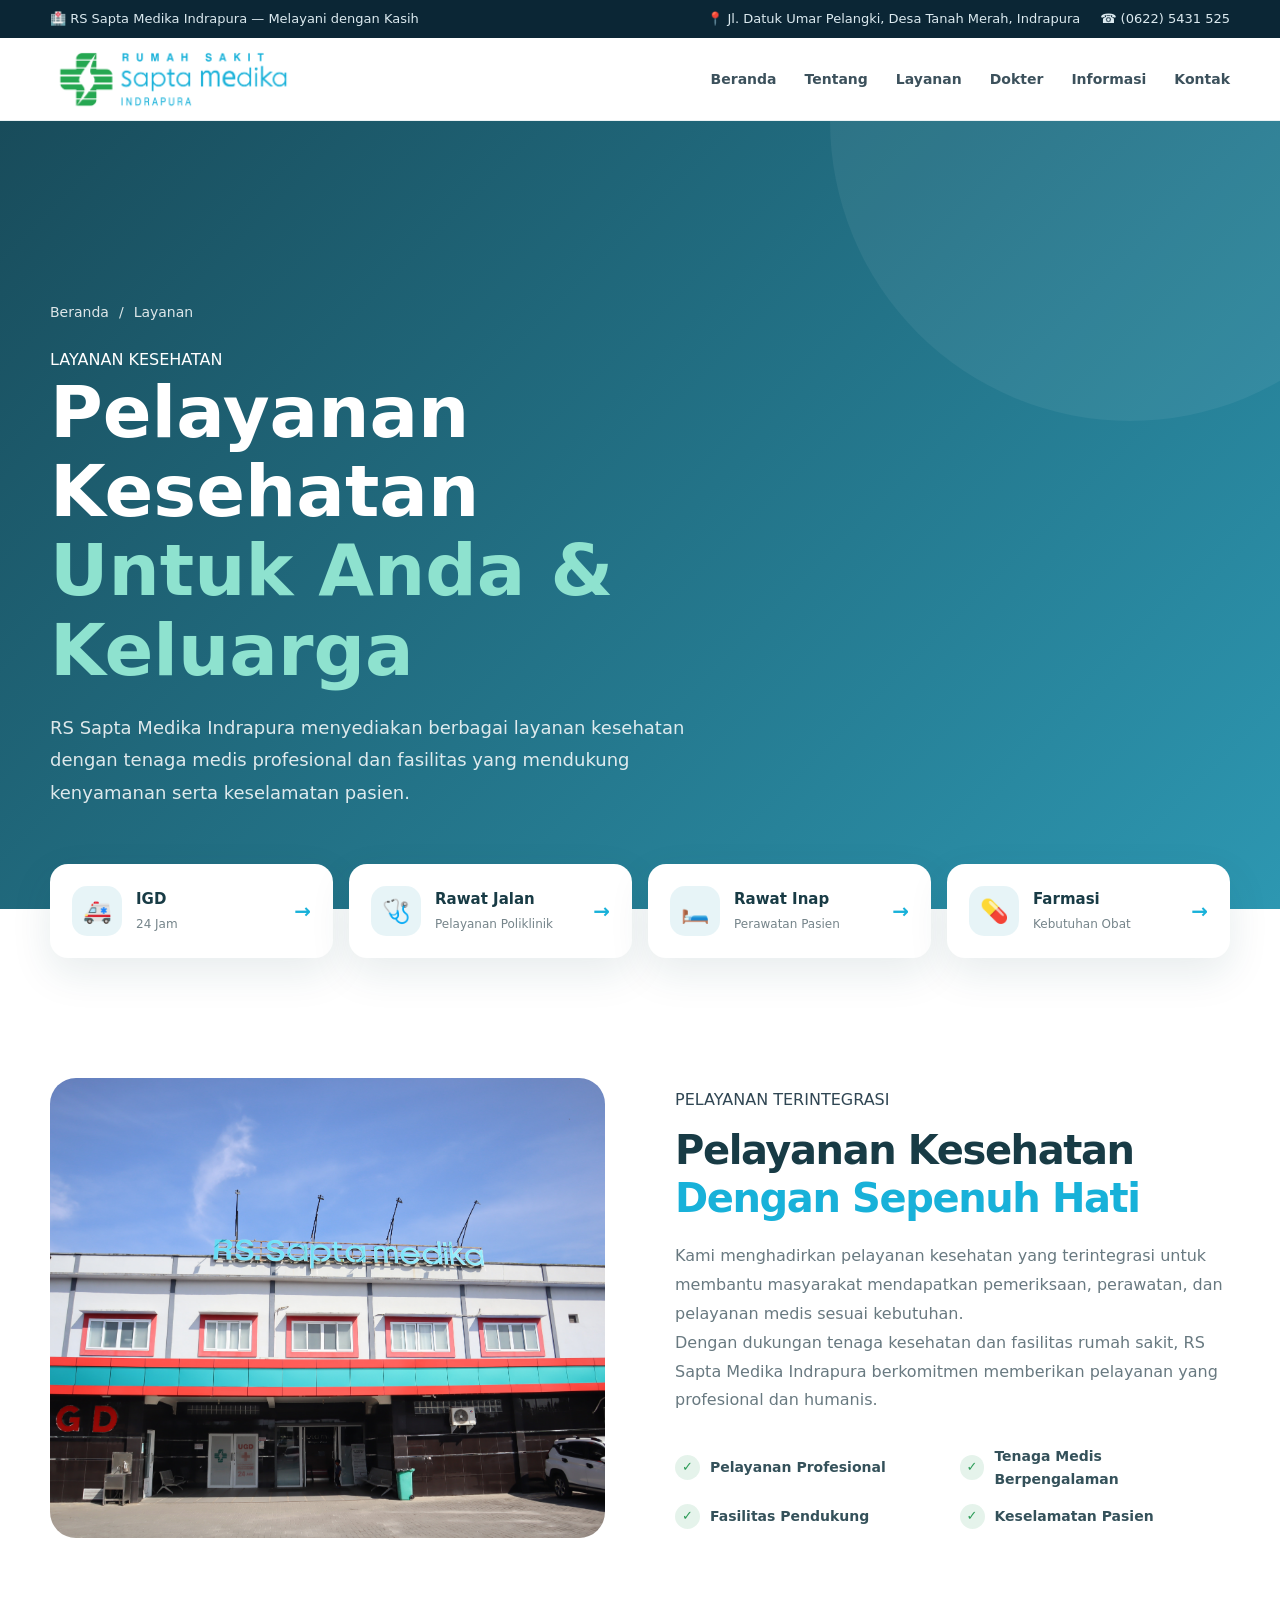
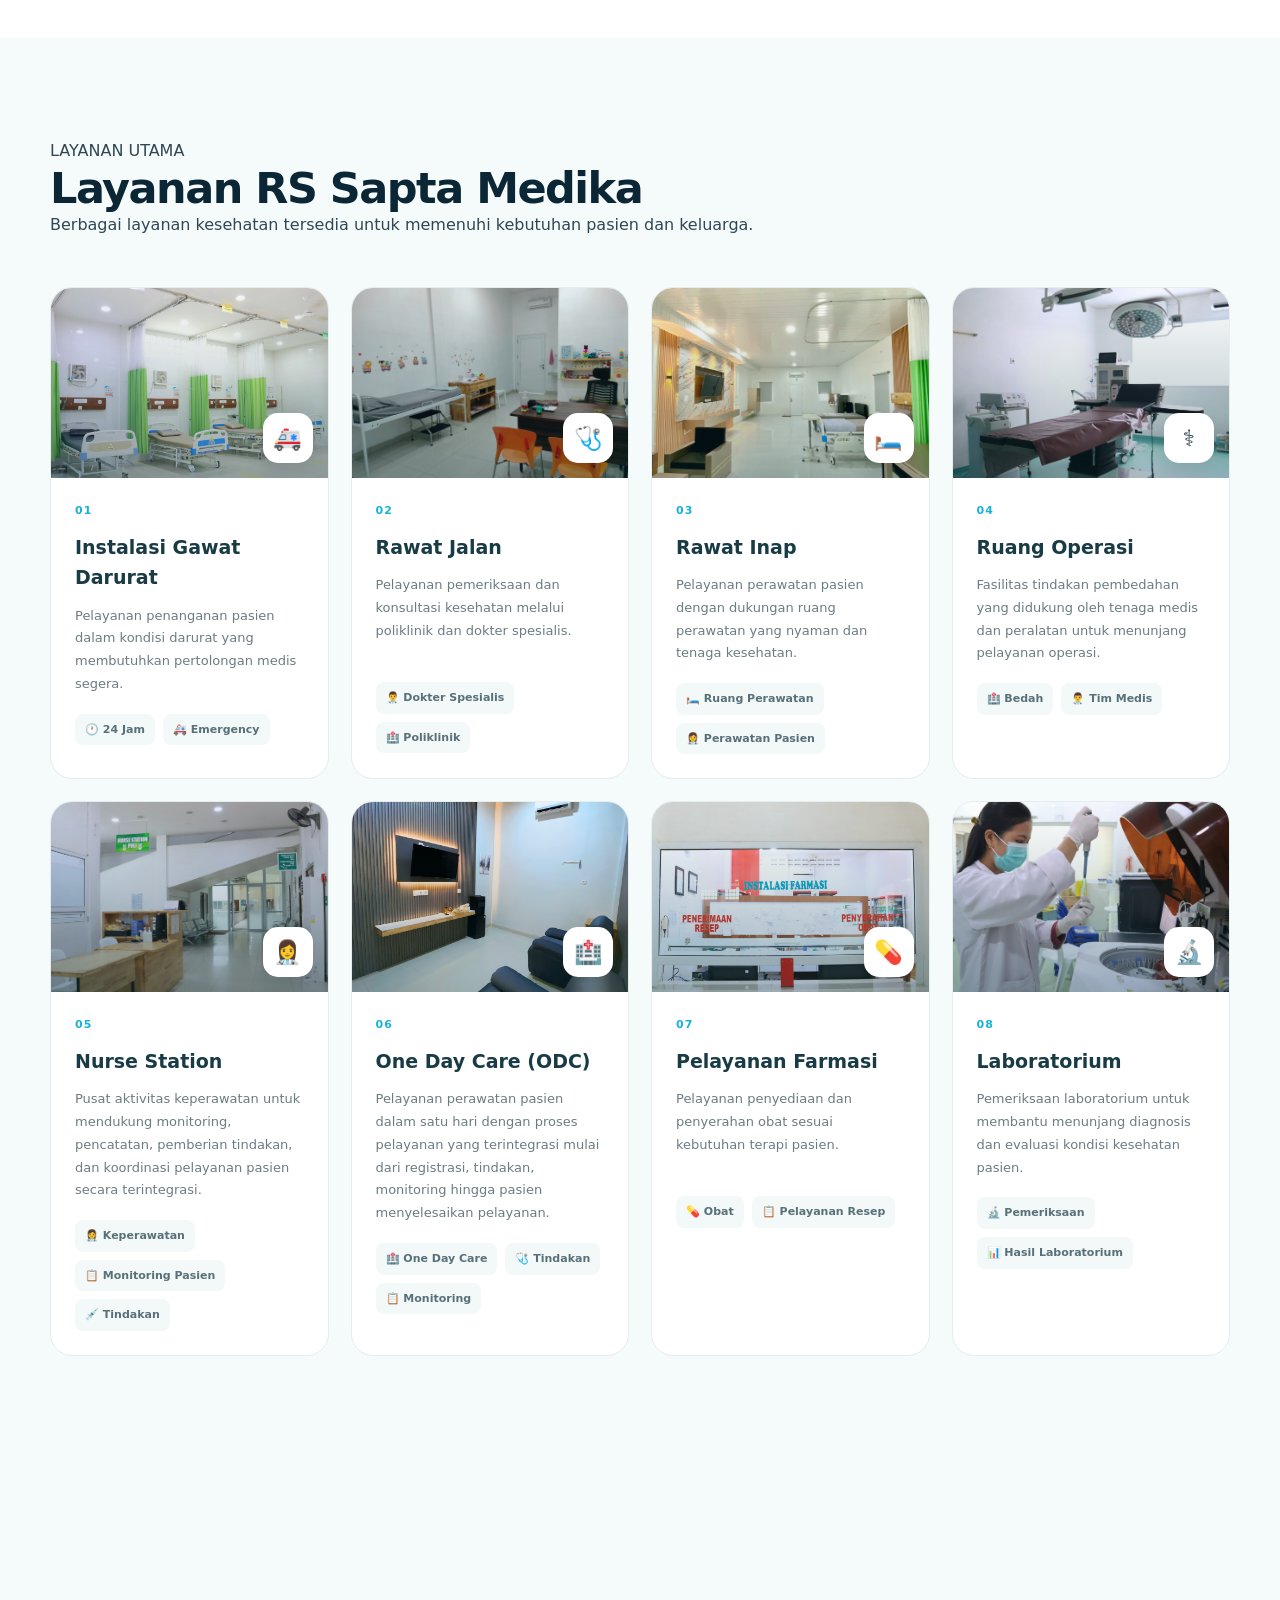
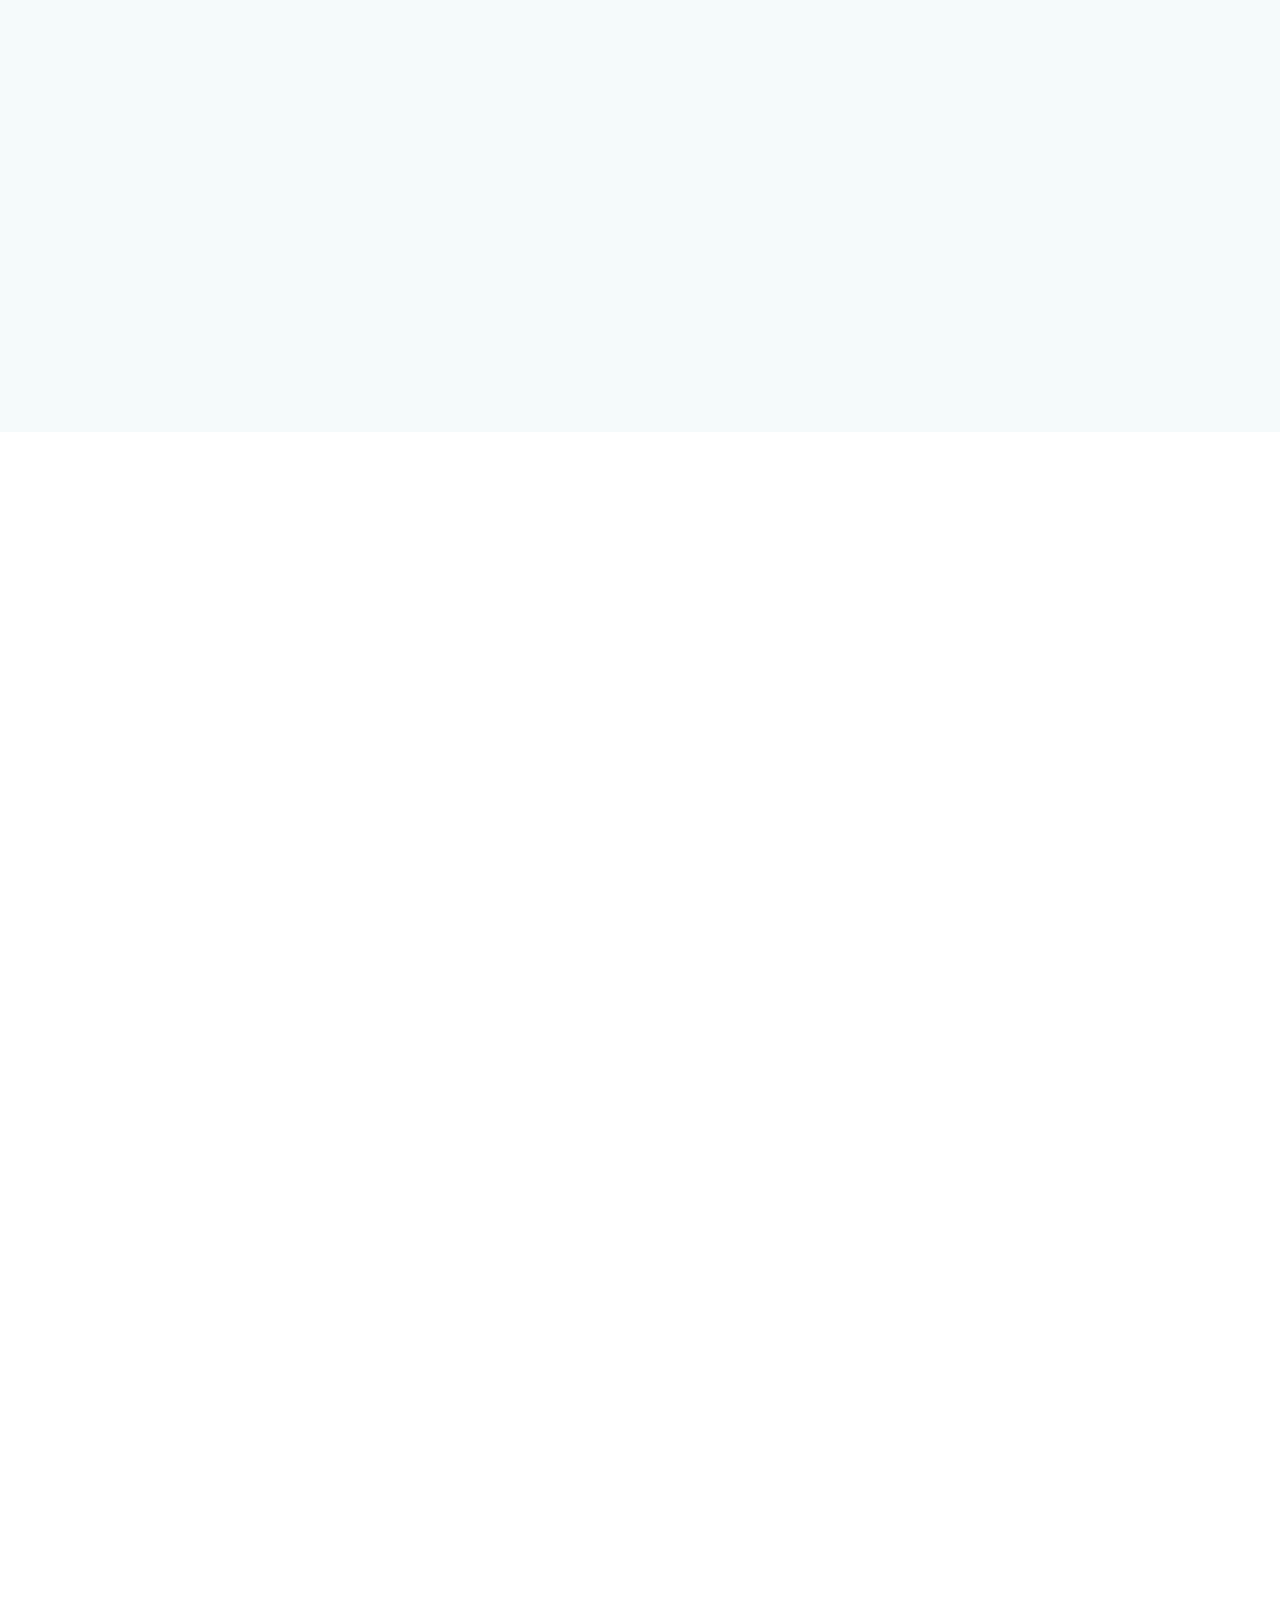
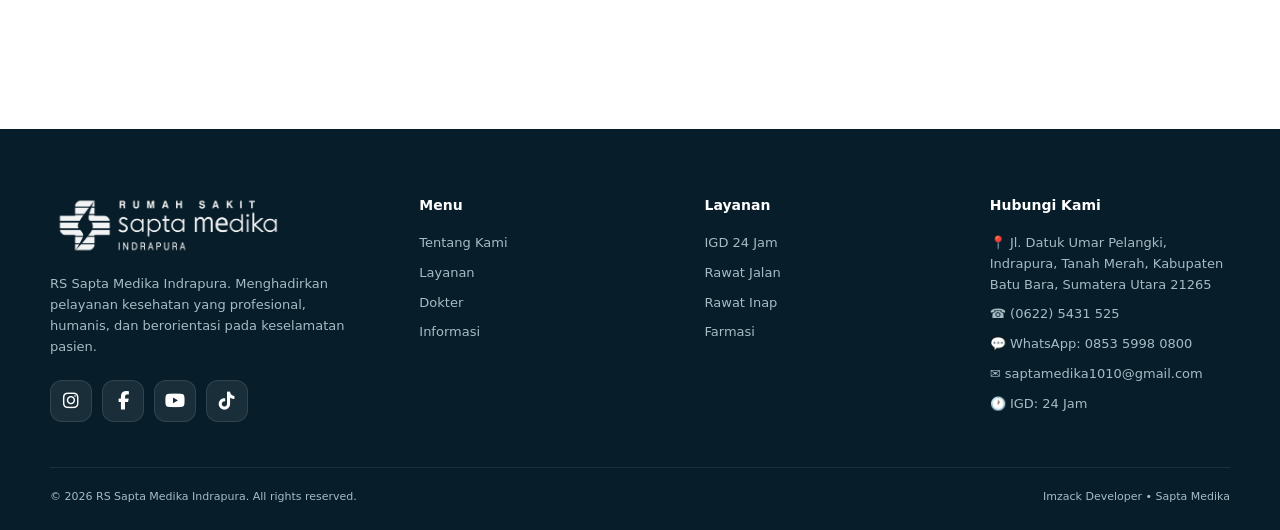
<file: layanan.html>
<!doctype html>
<html lang="id">
  <head>
    <meta charset="UTF-8" />

    <meta name="viewport" content="width=device-width, initial-scale=1.0" />

    <title>Layanan | RS Sapta Medika Indrapura</title>

    <meta
      name="description"
      content="Layanan kesehatan RS Sapta Medika Indrapura."
    />

    <link rel="stylesheet" href="assets/css/style.css" />
    <link rel="stylesheet" href="assets/css/about.css" />
    <link rel="stylesheet" href="assets/css/services.css" />
  </head>

  <body class="services-page">
    <!-- HEADER -->

    <div id="header"></div>

    <main>
      <!-- =========================================
           HERO
      ========================================== -->

      <section class="page-hero services-hero">
        <div class="container">
          <div class="page-hero-content reveal">
            <div class="breadcrumb">
              <a href="index.html">Beranda</a>

              <span>/</span>

              <span>Layanan</span>
            </div>

            <span class="section-kicker">LAYANAN KESEHATAN</span>

            <h1>
              Pelayanan Kesehatan
              <span>Untuk Anda & Keluarga</span>
            </h1>

            <p>
              RS Sapta Medika Indrapura menyediakan berbagai layanan kesehatan
              dengan tenaga medis profesional dan fasilitas yang mendukung
              kenyamanan serta keselamatan pasien.
            </p>
          </div>
        </div>
      </section>

      <!-- =========================================
           QUICK SERVICES
      ========================================== -->

      <section class="service-shortcut-section">
        <div class="container">
          <div class="service-shortcut-grid">
            <a href="#igd" class="service-shortcut reveal">
              <div class="service-shortcut-icon">🚑</div>

              <div>
                <strong>IGD</strong>
                <span>24 Jam</span>
              </div>

              <b>→</b>
            </a>

            <a href="#rawat-jalan" class="service-shortcut reveal">
              <div class="service-shortcut-icon">🩺</div>

              <div>
                <strong>Rawat Jalan</strong>
                <span>Pelayanan Poliklinik</span>
              </div>

              <b>→</b>
            </a>

            <a href="#rawat-inap" class="service-shortcut reveal">
              <div class="service-shortcut-icon">🛏️</div>

              <div>
                <strong>Rawat Inap</strong>
                <span>Perawatan Pasien</span>
              </div>

              <b>→</b>
            </a>

            <a href="#farmasi" class="service-shortcut reveal">
              <div class="service-shortcut-icon">💊</div>

              <div>
                <strong>Farmasi</strong>
                <span>Kebutuhan Obat</span>
              </div>

              <b>→</b>
            </a>
          </div>
        </div>
      </section>

      <!-- =========================================
           INTRO
      ========================================== -->

      <section class="section services-intro">
        <div class="container">
          <div class="services-intro-layout">
            <div class="services-intro-image reveal">
              <img
                src="assets/img/services/rumah-sakit.jpg"
                alt="Pelayanan RS Sapta Medika"
              />
            </div>

            <div class="services-intro-content reveal">
              <span class="section-kicker">PELAYANAN TERINTEGRASI</span>

              <h2>
                Pelayanan Kesehatan
                <span>Dengan Sepenuh Hati</span>
              </h2>

              <p>
                Kami menghadirkan pelayanan kesehatan yang terintegrasi untuk
                membantu masyarakat mendapatkan pemeriksaan, perawatan, dan
                pelayanan medis sesuai kebutuhan.
              </p>

              <p>
                Dengan dukungan tenaga kesehatan dan fasilitas rumah sakit, RS
                Sapta Medika Indrapura berkomitmen memberikan pelayanan yang
                profesional dan humanis.
              </p>

              <div class="services-intro-points">
                <div>
                  <span>✓</span>
                  Pelayanan Profesional
                </div>

                <div>
                  <span>✓</span>
                  Tenaga Medis Berpengalaman
                </div>

                <div>
                  <span>✓</span>
                  Fasilitas Pendukung
                </div>

                <div>
                  <span>✓</span>
                  Keselamatan Pasien
                </div>
              </div>
            </div>
          </div>
        </div>
      </section>

      <!-- =========================================
           MAIN SERVICES
      ========================================== -->

      <section class="section main-services-section">
        <div class="container">
          <div class="section-heading center reveal">
            <span class="section-kicker">LAYANAN UTAMA</span>

            <h2>
              Layanan
              <span>RS Sapta Medika</span>
            </h2>

            <p>
              Berbagai layanan kesehatan tersedia untuk memenuhi kebutuhan
              pasien dan keluarga.
            </p>
          </div>

          <div class="main-services-grid">
            <!-- IGD -->

            <article id="igd" class="main-service-card reveal">
              <div class="main-service-image">
                <img
                  src="assets/img/facilities/igd.png"
                  alt="Instalasi Gawat Darurat"
                />

                <div class="service-image-overlay"></div>

                <div class="main-service-icon">🚑</div>
              </div>

              <div class="main-service-content">
                <span class="service-number">01</span>

                <h3>Instalasi Gawat Darurat</h3>

                <p>
                  Pelayanan penanganan pasien dalam kondisi darurat yang
                  membutuhkan pertolongan medis segera.
                </p>

                <div class="service-meta">
                  <span>🕐 24 Jam</span>
                  <span>🚑 Emergency</span>
                </div>
              </div>
            </article>

            <!-- RAWAT JALAN -->

            <article id="rawat-jalan" class="main-service-card reveal">
              <div class="main-service-image">
                <img
                  src="assets/img/facilities/poli-anak.jpg"
                  alt="Rawat Jalan"
                />

                <div class="service-image-overlay"></div>

                <div class="main-service-icon">🩺</div>
              </div>

              <div class="main-service-content">
                <span class="service-number">02</span>

                <h3>Rawat Jalan</h3>

                <p>
                  Pelayanan pemeriksaan dan konsultasi kesehatan melalui
                  poliklinik dan dokter spesialis.
                </p>

                <div class="service-meta">
                  <span>👨‍⚕️ Dokter Spesialis</span>
                  <span>🏥 Poliklinik</span>
                </div>
              </div>
            </article>

            <!-- RAWAT INAP -->

            <article id="rawat-inap" class="main-service-card reveal">
              <div class="main-service-image">
                <img
                  src="assets/img/facilities/rawatinap.jpg"
                  alt="Rawat Inap"
                />

                <div class="service-image-overlay"></div>

                <div class="main-service-icon">🛏️</div>
              </div>

              <div class="main-service-content">
                <span class="service-number">03</span>

                <h3>Rawat Inap</h3>

                <p>
                  Pelayanan perawatan pasien dengan dukungan ruang perawatan
                  yang nyaman dan tenaga kesehatan.
                </p>

                <div class="service-meta">
                  <span>🛏️ Ruang Perawatan</span>
                  <span>👩‍⚕️ Perawatan Pasien</span>
                </div>
              </div>
            </article>

            <!-- RUANG OPERASI -->

            <article class="main-service-card reveal">
              <div class="main-service-image">
                <img
                  src="assets/img/facilities/ruang-operasi.png"
                  alt="Ruang Operasi"
                />

                <div class="service-image-overlay"></div>

                <div class="main-service-icon">⚕️</div>
              </div>

              <div class="main-service-content">
                <span class="service-number">04</span>

                <h3>Ruang Operasi</h3>

                <p>
                  Fasilitas tindakan pembedahan yang didukung oleh tenaga medis
                  dan peralatan untuk menunjang pelayanan operasi.
                </p>

                <div class="service-meta">
                  <span>🏥 Bedah</span>
                  <span>👨‍⚕️ Tim Medis</span>
                </div>
              </div>
            </article>

            <!-- NURSE STATION -->
            <article id="nurse-station" class="main-service-card reveal">
              <div class="main-service-image">
                <img
                  src="assets/img/facilities/nurse-station.png"
                  alt="Nurse Station"
                />

                <div class="service-image-overlay"></div>

                <div class="main-service-icon">👩‍⚕️</div>
              </div>

              <div class="main-service-content">
                <span class="service-number">05</span>

                <h3>Nurse Station</h3>

                <p>
                  Pusat aktivitas keperawatan untuk mendukung monitoring,
                  pencatatan, pemberian tindakan, dan koordinasi pelayanan
                  pasien secara terintegrasi.
                </p>

                <div class="service-meta">
                  <span>👩‍⚕️ Keperawatan</span>

                  <span>📋 Monitoring Pasien</span>

                  <span>💉 Tindakan</span>
                </div>
              </div>
            </article>

            <!-- ODC -->
            <article id="odc" class="main-service-card reveal">
              <div class="main-service-image">
                <img src="assets/img/facilities/odc.png" alt="One Day Care" />

                <div class="service-image-overlay"></div>

                <div class="main-service-icon">🏥</div>
              </div>

              <div class="main-service-content">
                <span class="service-number">06</span>

                <h3>One Day Care (ODC)</h3>

                <p>
                  Pelayanan perawatan pasien dalam satu hari dengan proses
                  pelayanan yang terintegrasi mulai dari registrasi, tindakan,
                  monitoring hingga pasien menyelesaikan pelayanan.
                </p>

                <div class="service-meta">
                  <span>🏥 One Day Care</span>

                  <span>🩺 Tindakan</span>

                  <span>📋 Monitoring</span>
                </div>
              </div>
            </article>

            <!-- FARMASI -->

            <article id="farmasi" class="main-service-card reveal">
              <div class="main-service-image">
                <img src="assets/img/facilities/farmasi.png" alt="Farmasi" />

                <div class="service-image-overlay"></div>

                <div class="main-service-icon">💊</div>
              </div>

              <div class="main-service-content">
                <span class="service-number">07</span>

                <h3>Pelayanan Farmasi</h3>

                <p>
                  Pelayanan penyediaan dan penyerahan obat sesuai kebutuhan
                  terapi pasien.
                </p>

                <div class="service-meta">
                  <span>💊 Obat</span>
                  <span>📋 Pelayanan Resep</span>
                </div>
              </div>
            </article>

            <!-- LAB -->

            <article class="main-service-card reveal">
              <div class="main-service-image">
                <img
                  src="assets/img/facilities/laboratorium.png"
                  alt="Laboratorium"
                />

                <div class="service-image-overlay"></div>

                <div class="main-service-icon">🔬</div>
              </div>

              <div class="main-service-content">
                <span class="service-number">08</span>

                <h3>Laboratorium</h3>

                <p>
                  Pemeriksaan laboratorium untuk membantu menunjang diagnosis
                  dan evaluasi kondisi kesehatan pasien.
                </p>

                <div class="service-meta">
                  <span>🔬 Pemeriksaan</span>
                  <span>📊 Hasil Laboratorium</span>
                </div>
              </div>
            </article>

            <!-- RADIOLOGI -->

            <article class="main-service-card reveal">
              <div class="main-service-image">
                <img
                  src="assets/img/facilities/radiologi.png"
                  alt="Radiologi"
                />

                <div class="service-image-overlay"></div>

                <div class="main-service-icon">🩻</div>
              </div>

              <div class="main-service-content">
                <span class="service-number">09</span>

                <h3>Radiologi</h3>

                <p>
                  Pelayanan pemeriksaan penunjang menggunakan teknologi
                  radiologi untuk membantu proses diagnosis.
                </p>

                <div class="service-meta">
                  <span>🩻 Pemeriksaan</span>
                  <span>🔍 Diagnostik</span>
                </div>
              </div>
            </article>

            <!-- AMBULANCE -->

            <article class="main-service-card reveal">
              <div class="main-service-image">
                <img
                  src="assets/img/facilities/ambulance.png"
                  alt="Ambulance"
                />

                <div class="service-image-overlay"></div>

                <div class="main-service-icon">🚑</div>
              </div>

              <div class="main-service-content">
                <span class="service-number">10</span>

                <h3>Ambulance</h3>

                <p>
                  Layanan transportasi medis untuk membantu kebutuhan penanganan
                  dan mobilisasi pasien.
                </p>

                <div class="service-meta">
                  <span>🚑 Transportasi Medis</span>
                  <span>🏥 Pelayanan Pasien</span>
                </div>
              </div>
            </article>

            <!-- RECEPTION -->
            <article id="reception" class="main-service-card reveal">
              <div class="main-service-image">
                <img
                  src="assets/img/facilities/reception.png"
                  alt="Reception"
                />

                <div class="service-image-overlay"></div>

                <div class="main-service-icon">🧑‍💼</div>
              </div>

              <div class="main-service-content">
                <span class="service-number">11</span>

                <h3>Receptionist</h3>

                <p>
                  Layanan penerimaan dan informasi pasien yang mendukung proses
                  registrasi, verifikasi data, serta koordinasi awal pelayanan
                  pasien secara terintegrasi.
                </p>

                <div class="service-meta">
                  <span>👤 Registrasi Pasien</span>

                  <span>🪪 Verifikasi Data</span>

                  <span>📋 Informasi Pelayanan</span>
                </div>
              </div>
            </article>

            <!-- RUANG TUNGGU -->
            <article id="ruang-tunggu" class="main-service-card reveal">
              <div class="main-service-image">
                <img
                  src="assets/img/facilities/ruang-tunggu.png"
                  alt="Ruang Tunggu"
                />

                <div class="service-image-overlay"></div>

                <div class="main-service-icon">🛋️</div>
              </div>

              <div class="main-service-content">
                <span class="service-number">12</span>

                <h3>Ruang Tunggu</h3>

                <p>
                  Area tunggu yang nyaman bagi pasien dan keluarga selama
                  menunggu proses pelayanan kesehatan di rumah sakit.
                </p>

                <div class="service-meta">
                  <span>🪑 Kenyamanan Pasien</span>

                  <span>📺 Informasi Pelayanan</span>

                  <span>👥 Area Keluarga</span>
                </div>
              </div>
            </article>
          </div>
        </div>
      </section>

      <!-- =========================================
           POLIKLINIK
      ========================================== -->

      <section class="section clinic-section">
        <div class="container">
          <div class="section-heading center reveal">
            <span class="section-kicker">POLIKLINIK SPESIALIS</span>

            <h2>
              Layanan
              <span>Dokter Spesialis</span>
            </h2>

            <p>
              Pelayanan konsultasi dan pemeriksaan kesehatan bersama dokter
              sesuai bidang spesialisasi.
            </p>
          </div>

          <div class="clinic-grid">
            <article class="clinic-card reveal">
              <div class="clinic-icon">🫀</div>

              <h3>Poli Penyakit Dalam</h3>

              <p>
                Pemeriksaan dan penanganan berbagai masalah kesehatan penyakit
                dalam.
              </p>
            </article>

            <article class="clinic-card reveal">
              <div class="clinic-icon">👶</div>

              <h3>Poli Anak</h3>

              <p>
                Pelayanan kesehatan dan pemeriksaan bagi bayi, anak, dan remaja.
              </p>
            </article>

            <!-- <article class="clinic-card reveal">
              <div class="clinic-icon">👁️</div>

              <h3>Poli Mata</h3>

              <p>Pemeriksaan dan konsultasi untuk menjaga kesehatan mata.</p>
            </article> -->

            <article class="clinic-card reveal">
              <div class="clinic-icon">🧠</div>

              <h3>Poli Saraf</h3>

              <p>
                Pemeriksaan dan konsultasi untuk diagnosis serta penanganan
                berbagai gangguan sistem saraf.
              </p>
            </article>

            <article class="clinic-card reveal">
              <div class="clinic-icon">⚕️</div>

              <h3>Poli Bedah</h3>

              <p>Konsultasi dan pelayanan terkait tindakan pembedahan.</p>
            </article>

            <article class="clinic-card reveal">
              <div class="clinic-icon">🤰</div>

              <h3>Poli Obgyn</h3>

              <p>Pelayanan kesehatan reproduksi dan konsultasi kehamilan.</p>
            </article>

            <article class="clinic-card reveal">
              <div class="clinic-icon">🫁</div>

              <h3>Poli Paru</h3>

              <p>Pemeriksaan dan konsultasi kesehatan sistem pernapasan.</p>
            </article>

            <article class="clinic-card reveal">
              <div class="clinic-icon">🩻</div>

              <h3>Poliklinik USG</h3>

              <p>Pemeriksaan USG sebagai penunjang evaluasi kondisi pasien.</p>
            </article>
          </div>

          <div class="section-action reveal">
            <a href="dokter.html" class="btn btn-primary">
              Lihat Jadwal Dokter

              <span>→</span>
            </a>
          </div>
        </div>
      </section>

      <!-- =========================================
     EMERGENCY CTA
========================================== -->

      <section class="services-emergency">
        <div class="container">
          <div class="services-emergency-content reveal">
            <div class="emergency-large-icon">🚑</div>

            <div>
              <span>KEADAAN DARURAT?</span>

              <h2>Instalasi Gawat Darurat Siaga 24 Jam</h2>

              <p>
                Untuk kondisi yang membutuhkan pertolongan medis segera, hubungi
                atau datang langsung ke IGD RS Sapta Medika Indrapura.
              </p>
            </div>

            <a
              href="https://wa.me/6285359980800?text=Halo%20RS%20Sapta%20Medika%20Indrapura%2C%20saya%20membutuhkan%20informasi%20terkait%20IGD%20dan%20kondisi%20darurat."
              class="emergency-button"
              target="_blank"
              rel="noopener noreferrer"
            >
              <i class="fab fa-whatsapp"></i>
              Hubungi Kami
            </a>
          </div>
        </div>
      </section>
    </main>

    <!-- FOOTER -->

    <div id="footer"></div>

    <!-- JS -->

    <script src="assets/js/components.js"></script>

    <script src="assets/js/app.js"></script>
  </body>
</html>
</file>
<file: assets/css/style.css>
:root {
  --primary: #18b1d9;
  --primary-dark: #0798bf;
  --secondary: #25a751;
  --secondary-dark: #1c8c43;
  --navy: #0b2635;
  --text: #304653;
  --muted: #70828c;
  --soft: #f3fbfd;
  --white: #fff;
  --border: #e5eef1;
  --shadow: 0 18px 50px rgba(10, 48, 65, 0.1);
  --radius: 22px;
}
* {
  box-sizing: border-box;
  margin: 0;
  padding: 0;
}
html {
  scroll-behavior: smooth;
}
body {
  font-family:
    Inter,
    ui-sans-serif,
    system-ui,
    -apple-system,
    BlinkMacSystemFont,
    "Segoe UI",
    sans-serif;
  color: var(--text);
  background: #fff;
  line-height: 1.6;
  overflow-x: hidden;
}
a {
  text-decoration: none;
  color: inherit;
}
img {
  max-width: 100%;
  display: block;
}
.container {
  width: min(1180px, calc(100% - 40px));
  margin: auto;
}

/* TOPBAR */
.topbar {
  background: var(--navy);
  color: #dceaf0;
  font-size: 13px;
}
.topbar .container {
  min-height: 38px;
  display: flex;
  justify-content: space-between;
  align-items: center;
  gap: 20px;
}
.topbar-links {
  display: flex;
  gap: 20px;
}
.topbar a:hover {
  color: #fff;
}

/* HEADER */
.header {
  position: sticky;
  top: 0;
  z-index: 1000;
  background: rgba(255, 255, 255, 0.94);
  backdrop-filter: blur(16px);
  border-bottom: 1px solid rgba(229, 238, 241, 0.8);
}
.nav {
  height: 82px;
  display: flex;
  align-items: center;
  justify-content: space-between;
  gap: 28px;
}
.brand img {
  width: 245px;
  height: auto;
}
.menu {
  display: flex;
  align-items: center;
  gap: 28px;
  font-size: 14px;
  font-weight: 700;
  color: #3c515c;
}
.menu a {
  position: relative;
  padding: 29px 0;
}
.menu a:after {
  content: "";
  position: absolute;
  left: 0;
  bottom: 19px;
  width: 0;
  height: 3px;
  border-radius: 10px;
  background: var(--primary);
  transition: 0.3s;
}
.menu a:hover,
.menu a.active {
  color: var(--primary-dark);
}
.menu a:hover:after,
.menu a.active:after {
  width: 100%;
}
.nav-actions {
  display: flex;
  align-items: center;
  gap: 10px;
}
.btn {
  display: inline-flex;
  align-items: center;
  justify-content: center;
  gap: 9px;
  border: 0;
  border-radius: 12px;
  padding: 13px 20px;
  font-weight: 800;
  cursor: pointer;
  transition: 0.25s;
  white-space: nowrap;
}
.btn-primary {
  background: var(--primary);
  color: #fff;
  box-shadow: 0 9px 24px rgba(24, 177, 217, 0.25);
}
.btn-primary:hover {
  background: var(--primary-dark);
  transform: translateY(-2px);
}
.btn-outline {
  border: 1px solid var(--border);
  background: #fff;
  color: var(--navy);
}
.btn-outline:hover {
  border-color: var(--primary);
  color: var(--primary);
}
.mobile-toggle {
  display: none;
  background: none;
  border: 0;
  font-size: 28px;
  color: var(--navy);
  cursor: pointer;
}

/* HERO */
.hero {
  position: relative;
  min-height: 650px;
  display: flex;
  align-items: center;
  background:
    radial-gradient(
      circle at 80% 25%,
      rgba(24, 177, 217, 0.17),
      transparent 28%
    ),
    radial-gradient(
      circle at 15% 85%,
      rgba(37, 167, 81, 0.12),
      transparent 28%
    ),
    linear-gradient(135deg, #f5fcfe 0%, #fff 62%);
}
.hero:before {
  content: "";
  position: absolute;
  right: -130px;
  top: -150px;
  width: 520px;
  height: 520px;
  border: 70px solid rgba(24, 177, 217, 0.07);
  border-radius: 50%;
}
.hero-grid {
  display: grid;
  grid-template-columns: 1.03fr 0.97fr;
  gap: 65px;
  align-items: center;
  position: relative;
  z-index: 1;
}
.eyebrow {
  display: inline-flex;
  align-items: center;
  gap: 9px;
  color: var(--secondary);
  font-size: 13px;
  font-weight: 900;
  letter-spacing: 0.12em;
  text-transform: uppercase;
  margin-bottom: 17px;
}
.eyebrow span {
  width: 32px;
  height: 3px;
  background: var(--secondary);
  border-radius: 5px;
}
.hero h1 {
  font-size: clamp(42px, 5vw, 67px);
  line-height: 1.05;
  letter-spacing: -0.045em;
  color: var(--navy);
  margin-bottom: 22px;
}
.hero h1 em {
  font-style: normal;
  color: var(--primary);
}
.hero p {
  font-size: 18px;
  color: var(--muted);
  max-width: 600px;
  margin-bottom: 30px;
}
.hero-buttons {
  display: flex;
  gap: 13px;
  flex-wrap: wrap;
}
.hero-meta {
  display: flex;
  gap: 28px;
  margin-top: 35px;
  flex-wrap: wrap;
}
.meta {
  display: flex;
  gap: 10px;
  align-items: center;
  font-size: 13px;
  color: var(--muted);
}
.meta-icon {
  width: 38px;
  height: 38px;
  border-radius: 11px;
  background: #e8f8fc;
  color: var(--primary);
  display: grid;
  place-items: center;
  font-size: 18px;
}
.hero-visual {
  position: relative;
}
.hero-card {
  background: #fff;
  border: 1px solid rgba(229, 238, 241, 0.9);
  border-radius: 32px;
  padding: 18px;
  box-shadow: var(--shadow);
  transform: rotate(1.5deg);
}
.hero-photo {
  height: 430px;
  border-radius: 24px;
  background:
    linear-gradient(145deg, rgba(24, 177, 217, 0.13), rgba(37, 167, 81, 0.08)),
    linear-gradient(135deg, #dff7fc, #f3fbf6);
  display: flex;
  align-items: center;
  justify-content: center;
  overflow: hidden;
  position: relative;
}
.hero-photo .cross {
  font-size: 180px;
  color: rgba(24, 177, 217, 0.16);
  font-weight: 900;
  line-height: 1;
}
.floating {
  position: absolute;
  background: #fff;
  border: 1px solid var(--border);
  box-shadow: 0 14px 35px rgba(10, 48, 65, 0.12);
  border-radius: 16px;
  padding: 14px 16px;
  display: flex;
  align-items: center;
  gap: 11px;
}
.floating.one {
  left: -28px;
  bottom: 50px;
}
.floating.two {
  right: -24px;
  top: 45px;
}
.float-icon {
  width: 40px;
  height: 40px;
  border-radius: 12px;
  background: #eaf8ef;
  color: var(--secondary);
  display: grid;
  place-items: center;
}
.floating strong {
  display: block;
  font-size: 14px;
  color: var(--navy);
}
.floating small {
  color: var(--muted);
  font-size: 11px;
}

/* QUICK ACCESS */
.quick {
  margin-top: -45px;
  position: relative;
  z-index: 5;
}
.quick-grid {
  display: grid;
  grid-template-columns: repeat(4, 1fr);
  background: #fff;
  border-radius: 20px;
  box-shadow: 0 15px 45px rgba(10, 48, 65, 0.12);
  overflow: hidden;
}
.quick-item {
  padding: 25px 23px;
  display: flex;
  align-items: center;
  gap: 15px;
  border-right: 1px solid var(--border);
}
.quick-item:last-child {
  border: 0;
}
.quick-icon {
  width: 50px;
  height: 50px;
  flex: 0 0 50px;
  border-radius: 15px;
  background: #eaf9fc;
  color: var(--primary);
  display: grid;
  place-items: center;
  font-size: 22px;
}
.quick-item:nth-child(2) .quick-icon,
.quick-item:nth-child(4) .quick-icon {
  background: #edf9f1;
  color: var(--secondary);
}
.quick-item strong {
  display: block;
  color: var(--navy);
  font-size: 14px;
}
.quick-item span {
  font-size: 12px;
  color: var(--muted);
}

/* SECTION */
.section {
  padding: 100px 0;
}
.section.soft {
  background: var(--soft);
}
.section-head {
  display: flex;
  justify-content: space-between;
  align-items: end;
  gap: 30px;
  margin-bottom: 45px;
}
.kicker {
  color: var(--primary-dark);
  font-weight: 900;
  text-transform: uppercase;
  font-size: 12px;
  letter-spacing: 0.14em;
  margin-bottom: 9px;
}
.section h2 {
  font-size: clamp(30px, 4vw, 43px);
  line-height: 1.12;
  color: var(--navy);
  letter-spacing: -0.035em;
}
.section-head p {
  max-width: 470px;
  color: var(--muted);
  font-size: 15px;
}

/* SERVICES */
.service-grid {
  display: grid;
  grid-template-columns: repeat(3, 1fr);
  gap: 20px;
}
.service {
  background: #fff;
  border: 1px solid var(--border);
  border-radius: var(--radius);
  padding: 28px;
  transition: 0.3s;
  position: relative;
  overflow: hidden;
}
.service:before {
  content: "";
  position: absolute;
  left: 0;
  top: 0;
  width: 100%;
  height: 4px;
  background: linear-gradient(90deg, var(--primary), var(--secondary));
  transform: scaleX(0);
  transform-origin: left;
  transition: 0.3s;
}
.service:hover {
  transform: translateY(-7px);
  box-shadow: var(--shadow);
  border-color: transparent;
}
.service:hover:before {
  transform: scaleX(1);
}
.service-icon {
  width: 58px;
  height: 58px;
  border-radius: 17px;
  background: #eaf9fc;
  color: var(--primary);
  display: grid;
  place-items: center;
  font-size: 25px;
  margin-bottom: 22px;
}
.service:nth-child(2n) .service-icon {
  background: #edf9f1;
  color: var(--secondary);
}
.service h3 {
  font-size: 19px;
  color: var(--navy);
  margin-bottom: 8px;
}
.service p {
  font-size: 13px;
  color: var(--muted);
  margin-bottom: 18px;
}
.service a {
  font-size: 13px;
  font-weight: 800;
  color: var(--primary-dark);
}

/* ABOUT */
.about-grid {
  display: grid;
  grid-template-columns: 0.9fr 1.1fr;
  gap: 75px;
  align-items: center;
}
.about-visual {
  min-height: 480px;
  border-radius: 30px;
  background: linear-gradient(145deg, #dff7fc, #eefaf1);
  position: relative;
  overflow: hidden;
}
.about-visual:after {
  content: "✚";
  position: absolute;
  right: -25px;
  bottom: -55px;
  font-size: 290px;
  font-weight: 900;
  color: rgba(24, 177, 217, 0.08);
}
.about-badge {
  position: absolute;
  left: 25px;
  bottom: 25px;
  background: #fff;
  border-radius: 18px;
  padding: 18px 22px;
  box-shadow: var(--shadow);
}
.about-badge strong {
  font-size: 27px;
  color: var(--navy);
  display: block;
}
.about-badge span {
  font-size: 12px;
  color: var(--muted);
}
.about-copy p {
  color: var(--muted);
  margin: 20px 0 25px;
}
.checks {
  display: grid;
  grid-template-columns: 1fr 1fr;
  gap: 13px;
  margin-bottom: 30px;
}
.check {
  display: flex;
  align-items: center;
  gap: 10px;
  font-size: 13px;
  font-weight: 700;
  color: var(--navy);
}
.check i {
  width: 22px;
  height: 22px;
  border-radius: 50%;
  background: #eaf9ef;
  color: var(--secondary);
  display: grid;
  place-items: center;
  font-style: normal;
}

/* DOCTORS */
.doctor-grid {
  display: grid;
  grid-template-columns: repeat(4, 1fr);
  gap: 20px;
}
.doctor {
  background: #fff;
  border: 1px solid var(--border);
  border-radius: 20px;
  overflow: hidden;
  transition: 0.3s;
}
.doctor:hover {
  transform: translateY(-6px);
  box-shadow: var(--shadow);
}
.doctor-photo {
  height: 240px;
  background: linear-gradient(145deg, #e1f7fc, #eff9f2);
  display: grid;
  place-items: center;
  color: rgba(24, 177, 217, 0.25);
  font-size: 80px;
  font-weight: 900;
}
.doctor-body {
  padding: 20px;
}
.doctor-body h3 {
  font-size: 17px;
  color: var(--navy);
}
.doctor-body p {
  font-size: 12px;
  color: var(--primary-dark);
  font-weight: 700;
  margin: 4px 0 13px;
}
.doctor-body span {
  font-size: 11px;
  color: var(--muted);
}

/* APPOINTMENT */
.appointment {
  background: linear-gradient(125deg, var(--navy), #123b4e);
  color: #fff;
  border-radius: 30px;
  padding: 45px;
}
.app-grid {
  display: grid;
  grid-template-columns: 0.75fr 1.25fr;
  gap: 45px;
  align-items: center;
}
.appointment .kicker {
  color: #63d6ef;
}
.appointment h2 {
  color: #fff;
}
.appointment p {
  color: #b9cbd2;
  font-size: 14px;
  margin-top: 13px;
}
.form {
  display: grid;
  grid-template-columns: 1fr 1fr;
  gap: 12px;
}
.form input,
.form select {
  width: 100%;
  padding: 14px 15px;
  border-radius: 11px;
  border: 1px solid rgba(255, 255, 255, 0.13);
  background: rgba(255, 255, 255, 0.08);
  color: #fff;
  outline: 0;
  font: inherit;
}
.form select option {
  color: #222;
}
.form input::placeholder {
  color: #9fb3bb;
}
.form .full {
  grid-column: 1/-1;
}
.form button {
  width: 100%;
  border: 0;
}

/* NEWS */
.news-grid {
  display: grid;
  grid-template-columns: 1.2fr 0.8fr;
  gap: 20px;
}
.news-main,
.news-small {
  border: 1px solid var(--border);
  border-radius: 20px;
  overflow: hidden;
  background: #fff;
}
.news-image {
  height: 260px;
  background: linear-gradient(135deg, #dff7fc, #eef9f1);
  display: grid;
  place-items: center;
  font-size: 70px;
  color: rgba(24, 177, 217, 0.2);
}
.news-body {
  padding: 24px;
}
.news-body small {
  color: var(--primary-dark);
  font-weight: 800;
  font-size: 11px;
}
.news-body h3 {
  color: var(--navy);
  margin: 7px 0;
  font-size: 20px;
}
.news-body p {
  color: var(--muted);
  font-size: 13px;
}
.news-side {
  display: grid;
  gap: 20px;
}
.news-small {
  padding: 22px;
}
.news-small h3 {
  font-size: 16px;
  color: var(--navy);
  margin: 7px 0;
}
.news-small p {
  font-size: 12px;
  color: var(--muted);
}

/* FOOTER */
.footer {
  background: #071d29;
  color: #a7bbc4;
  padding: 65px 0 25px;
}
.footer-grid {
  display: grid;
  grid-template-columns: 1.35fr 1fr 1fr 1fr;
  gap: 45px;
}
.footer-logo {
  width: 235px;
  filter: brightness(0) invert(1);
  opacity: 0.95;
  margin-bottom: 18px;
}
.footer p {
  font-size: 13px;
  max-width: 310px;
}
.footer h4 {
  color: #fff;
  margin-bottom: 17px;
  font-size: 14px;
}
.footer ul {
  list-style: none;
  display: grid;
  gap: 9px;
  font-size: 13px;
}
.footer li a:hover {
  color: #fff;
}
.footer-bottom {
  border-top: 1px solid rgba(255, 255, 255, 0.08);
  margin-top: 45px;
  padding-top: 20px;
  display: flex;
  justify-content: space-between;
  font-size: 11px;
  gap: 20px;
}

/* TOAST */
.toast {
  position: fixed;
  right: 22px;
  bottom: 22px;
  background: #fff;
  border: 1px solid var(--border);
  box-shadow: var(--shadow);
  border-radius: 14px;
  padding: 14px 18px;
  z-index: 2000;
  transform: translateY(120px);
  opacity: 0;
  transition: 0.35s;
  font-size: 13px;
}
.toast.show {
  transform: translateY(0);
  opacity: 1;
}
.toast strong {
  color: var(--secondary);
}

/* REVEAL */
.reveal {
  opacity: 0;
  transform: translateY(25px);
  transition:
    opacity 0.7s ease,
    transform 0.7s ease;
}
.reveal.visible {
  opacity: 1;
  transform: none;
}

/* RESPONSIVE */
@media (max-width: 1050px) {
  .menu {
    gap: 18px;
  }
  .menu a {
    font-size: 13px;
  }
  .hero-grid {
    gap: 35px;
  }
  .doctor-grid {
    grid-template-columns: repeat(2, 1fr);
  }
}
@media (max-width: 850px) {
  .topbar .container {
    justify-content: center;
  }
  .topbar-links {
    display: none;
  }
  .nav {
    height: 72px;
  }
  .brand img {
    width: 205px;
  }
  .mobile-toggle {
    display: block;
  }
  .menu {
    display: none;
    position: absolute;
    top: 72px;
    left: 0;
    right: 0;
    background: #fff;
    border-bottom: 1px solid var(--border);
    padding: 10px 20px 20px;
    box-shadow: 0 15px 30px rgba(0, 0, 0, 0.07);
  }
  .menu.open {
    display: grid;
  }
  .menu a {
    padding: 12px 0;
  }
  .menu a:after {
    display: none;
  }
  .nav-actions {
    display: none;
  }
  .hero {
    padding: 75px 0 90px;
  }
  .hero-grid {
    grid-template-columns: 1fr;
  }
  .hero-visual {
    max-width: 620px;
    margin: auto;
    width: 100%;
  }
  .quick-grid {
    grid-template-columns: 1fr 1fr;
  }
  .quick-item {
    border-bottom: 1px solid var(--border);
  }
  .about-grid,
  .app-grid {
    grid-template-columns: 1fr;
    gap: 35px;
  }
  .about-visual {
    min-height: 350px;
  }
  .service-grid {
    grid-template-columns: 1fr 1fr;
  }
  .news-grid {
    grid-template-columns: 1fr;
  }
  .footer-grid {
    grid-template-columns: 1fr 1fr;
  }
}
@media (max-width: 560px) {
  .container {
    width: min(100% - 28px, 1180px);
  }
  .topbar {
    font-size: 11px;
  }
  .brand img {
    width: 185px;
  }
  .hero h1 {
    font-size: 43px;
  }
  .hero p {
    font-size: 15px;
  }
  .hero-meta {
    gap: 12px;
  }
  .meta {
    font-size: 11px;
  }
  .hero-photo {
    height: 330px;
  }
  .floating.one {
    left: 5px;
    bottom: 25px;
  }
  .floating.two {
    right: 5px;
    top: 20px;
  }
  .quick {
    margin-top: -30px;
  }
  .quick-grid {
    grid-template-columns: 1fr;
  }
  .quick-item {
    border-right: 0;
  }
  .quick-item:last-child {
    border-bottom: 0;
  }
  .section {
    padding: 70px 0;
  }
  .section-head {
    display: block;
  }
  .section-head p {
    margin-top: 13px;
  }
  .service-grid,
  .doctor-grid,
  .checks,
  .form,
  .footer-grid {
    grid-template-columns: 1fr;
  }
  .form .full {
    grid-column: auto;
  }
  .appointment {
    padding: 30px 22px;
  }
  .footer-bottom {
    display: block;
  }
  .footer-bottom span {
    display: block;
    margin-top: 7px;
  }
}

/* ================================
   FOOTER SOCIAL MEDIA
================================ */

.footer-social {
  display: flex;
  align-items: center;
  gap: 10px;
  margin-top: 22px;
}

.social-link {
  width: 42px;
  height: 42px;

  display: flex;
  align-items: center;
  justify-content: center;

  border-radius: 12px;

  background: rgba(255, 255, 255, 0.08);

  color: #ffffff;

  font-size: 18px;
  font-weight: 700;

  border: 1px solid rgba(255, 255, 255, 0.1);

  transition: all 0.25s ease;
}

.social-link:hover {
  transform: translateY(-4px);

  background: var(--primary);

  border-color: var(--primary);

  color: #ffffff;
}

.doctor-specialty {
  display: inline-flex;
  align-items: center;

  padding: 5px 10px;
  margin-bottom: 10px;

  background: rgba(24, 177, 217, 0.1);
  color: var(--primary);

  border-radius: 20px;

  font-size: 11px;
  font-weight: 800;
  letter-spacing: 0.8px;
}

.doctor-schedule {
  display: flex;
  flex-direction: column;
  gap: 5px;

  margin-top: 12px;
}

.doctor-schedule span {
  font-size: 13px;
  font-weight: 600;

  color: #52636c;
}

.doctor-photo {
  width: 100%;
  height: 180px;

  position: relative;
  overflow: hidden;

  display: flex;
  align-items: flex-end;
  justify-content: center;

  border-radius: 20px 20px 0 0;

  background: linear-gradient(135deg, #eaf5f8, #d8eaf0);
}

.doctor-photo img {
  width: 100%;
  height: 100%;

  object-fit: contain;
  object-position: center bottom;

  display: block;
}
</file>
<file: assets/css/about.css>
/* =====================================================
   ABOUT PAGE
===================================================== */

/* PAGE HERO */

.page-hero {
  position: relative;

  padding: 180px 0 100px;

  overflow: hidden;

  background: linear-gradient(
    135deg,
    rgba(12, 66, 82, 0.95),
    rgba(22, 140, 169, 0.9)
  );
}

.page-hero::before {
  content: "";

  position: absolute;

  width: 600px;
  height: 600px;

  border-radius: 50%;

  top: -300px;
  right: -150px;

  background: rgba(255, 255, 255, 0.06);
}

.page-hero-content {
  position: relative;

  max-width: 800px;

  color: #fff;
}

.breadcrumb {
  display: flex;
  align-items: center;

  gap: 10px;

  margin-bottom: 24px;

  font-size: 14px;

  opacity: 0.85;
}

.breadcrumb a {
  color: #fff;
}

.page-hero h1 {
  margin: 0 0 22px;

  font-size: clamp(42px, 6vw, 72px);

  line-height: 1.1;
}

.page-hero h1 span {
  display: block;

  color: #8ee2cf;
}

.page-hero p {
  max-width: 680px;

  font-size: 18px;

  line-height: 1.8;

  color: rgba(255, 255, 255, 0.85);
}

/* =====================================================
   ABOUT INTRO
===================================================== */

.about-intro {
  padding: 110px 0;
}

.about-intro-grid {
  display: grid;

  grid-template-columns: 1fr 1fr;

  gap: 80px;

  align-items: center;
}

.about-image {
  position: relative;
}

.about-image img {
  width: 100%;

  height: 500px;

  object-fit: cover;

  border-radius: 30px;

  display: block;
}

.about-image-badge {
  position: absolute;

  right: -25px;
  bottom: 35px;

  padding: 22px 28px;

  min-width: 170px;

  border-radius: 18px;

  background: #2d9b5a;

  color: #fff;

  box-shadow: 0 20px 50px rgba(0, 0, 0, 0.15);
}

.about-image-badge strong {
  display: block;

  font-size: 28px;
}

.about-image-badge span {
  font-size: 13px;

  opacity: 0.9;
}

.about-content h2 {
  margin: 15px 0 25px;

  font-size: clamp(34px, 4vw, 52px);

  line-height: 1.15;
}

.about-content h2 span {
  color: var(--primary);
}

.about-content p {
  margin-bottom: 18px;

  color: #5d6d75;

  line-height: 1.8;
}

/* STATS */

.about-stats {
  display: grid;

  grid-template-columns: repeat(3, 1fr);

  gap: 15px;

  margin-top: 35px;
}

.about-stat {
  padding: 20px;

  border-radius: 16px;

  background: #f4fafb;
}

.about-stat strong {
  display: block;

  margin-bottom: 6px;

  color: var(--primary);

  font-size: 22px;
}

.about-stat span {
  font-size: 12px;

  color: #65767e;
}

/* =====================================================
   VISION & MISSION
===================================================== */

.vision-mission-grid {
  display: grid;

  grid-template-columns: 0.8fr 1.2fr;

  gap: 25px;

  margin-top: 50px;
}

.vision-card,
.mission-card {
  padding: 42px;

  border-radius: 25px;

  background: #fff;

  box-shadow: 0 15px 45px rgba(15, 55, 70, 0.06);
}

.vm-icon {
  width: 62px;
  height: 62px;

  display: flex;
  align-items: center;
  justify-content: center;

  margin-bottom: 25px;

  border-radius: 18px;

  background: rgba(31, 164, 200, 0.12);

  font-size: 28px;
}

.vm-label {
  display: inline-block;

  margin-bottom: 12px;

  color: var(--primary);

  font-size: 12px;

  font-weight: 800;

  letter-spacing: 1.5px;
}

.vision-card h3,
.mission-card h3 {
  font-size: 28px;

  margin-bottom: 18px;
}

.vision-card p {
  line-height: 1.8;

  color: #63747d;
}

.mission-card ul {
  padding: 0;

  margin: 25px 0 0;

  list-style: none;
}

.mission-card li {
  position: relative;

  padding: 13px 0 13px 30px;

  color: #607078;

  border-bottom: 1px solid #edf2f3;
}

.mission-card li::before {
  content: "✓";

  position: absolute;

  left: 0;

  color: #2d9b5a;

  font-weight: 800;
}

/* =====================================================
   DIRECTOR
===================================================== */

.director-section {
  padding: 110px 0;
}

.director-grid {
  display: grid;

  grid-template-columns: 0.8fr 1.2fr;

  gap: 80px;

  align-items: center;
}

.director-photo {
  position: relative;

  height: 580px;

  border-radius: 30px;

  overflow: hidden;

  background: linear-gradient(135deg, #e5f2f5, #c9e5ea);
}

.director-photo img {
  width: 100%;
  height: 100%;

  object-fit: contain;

  object-position: center bottom;

  display: block;
}

.director-content {
  position: relative;
}

.director-content h2 {
  margin: 15px 0 25px;

  font-size: clamp(34px, 4vw, 52px);

  line-height: 1.15;
}

.director-content h2 span {
  color: var(--primary);
}

.quote-mark {
  position: absolute;

  top: 70px;
  left: -40px;

  font-size: 150px;

  line-height: 1;

  color: rgba(31, 164, 200, 0.08);

  font-family: Georgia, serif;

  z-index: -1;
}

.director-content p {
  margin-bottom: 16px;

  color: #5d6d75;

  line-height: 1.8;
}

.director-signature {
  margin-top: 30px;

  padding-top: 22px;

  border-top: 1px solid #e7edef;
}

.director-signature strong {
  display: block;

  margin-bottom: 5px;

  font-size: 18px;

  color: #183845;
}

.director-signature span {
  color: var(--primary);

  font-size: 14px;
}

/* =====================================================
   FACILITIES
===================================================== */

.facility-grid {
  display: grid;

  grid-template-columns: repeat(3, 1fr);

  gap: 24px;

  margin-top: 50px;
}

.facility-card {
  overflow: hidden;

  border-radius: 22px;

  background: #fff;

  transition: 0.35s ease;

  box-shadow: 0 10px 35px rgba(16, 58, 70, 0.06);
}

.facility-card:hover {
  transform: translateY(-8px);

  box-shadow: 0 25px 50px rgba(16, 58, 70, 0.12);
}

.facility-image {
  position: relative;

  height: 220px;

  overflow: hidden;
}

.facility-image img {
  width: 100%;
  height: 100%;

  object-fit: cover;

  transition: transform 0.5s ease;
}

.facility-card:hover .facility-image img {
  transform: scale(1.08);
}

.facility-icon {
  position: absolute;

  bottom: 18px;
  right: 18px;

  width: 50px;
  height: 50px;

  display: flex;
  align-items: center;
  justify-content: center;

  border-radius: 15px;

  background: #fff;

  font-size: 22px;

  box-shadow: 0 8px 25px rgba(0, 0, 0, 0.1);
}

.facility-content {
  padding: 25px;
}

.facility-content h3 {
  margin-bottom: 10px;

  font-size: 20px;
}

.facility-content p {
  margin: 0;

  color: #687982;

  font-size: 14px;

  line-height: 1.7;
}

.facility-button {
  display: flex;

  justify-content: center;

  margin-top: 45px;
}

/* =====================================================
   VALUES
===================================================== */

.values-grid {
  display: grid;

  grid-template-columns: repeat(4, 1fr);

  gap: 20px;

  margin-top: 50px;
}

.value-item {
  padding: 30px;

  border-radius: 20px;

  border: 1px solid #e8eff1;

  transition: 0.3s ease;
}

.value-item:hover {
  transform: translateY(-6px);

  border-color: rgba(31, 164, 200, 0.4);

  box-shadow: 0 20px 40px rgba(20, 65, 75, 0.07);
}

.value-number {
  margin-bottom: 35px;

  color: rgba(31, 164, 200, 0.2);

  font-size: 42px;

  font-weight: 800;
}

.value-item h3 {
  margin-bottom: 12px;
}

.value-item p {
  margin: 0;

  color: #687982;

  font-size: 14px;

  line-height: 1.7;
}

/* =====================================================
   CTA
===================================================== */

.about-cta {
  padding: 80px 0;

  background: linear-gradient(135deg, #187e9b, #2d9b5a);

  color: #fff;
}

.about-cta-content {
  display: flex;

  align-items: center;
  justify-content: space-between;

  gap: 40px;
}

.about-cta span {
  font-size: 12px;

  font-weight: 800;

  letter-spacing: 1.5px;

  opacity: 0.8;
}

.about-cta h2 {
  margin: 10px 0;

  font-size: 42px;
}

.about-cta p {
  margin: 0;

  max-width: 650px;

  color: rgba(255, 255, 255, 0.8);
}

.btn-light {
  padding: 15px 26px;

  white-space: nowrap;

  border-radius: 12px;

  background: #fff;

  color: #187e9b;

  font-weight: 700;
}

/* =====================================================
   RESPONSIVE
===================================================== */

@media (max-width: 992px) {
  .about-intro-grid,
  .director-grid {
    grid-template-columns: 1fr;

    gap: 50px;
  }

  .vision-mission-grid {
    grid-template-columns: 1fr;
  }

  .facility-grid {
    grid-template-columns: repeat(2, 1fr);
  }

  .values-grid {
    grid-template-columns: repeat(2, 1fr);
  }

  .director-photo {
    max-width: 600px;
  }
}

@media (max-width: 768px) {
  .page-hero {
    padding: 140px 0 70px;
  }

  .about-intro {
    padding: 70px 0;
  }

  .about-image img {
    height: 380px;
  }

  .about-stats {
    grid-template-columns: 1fr;
  }

  .facility-grid {
    grid-template-columns: 1fr;
  }

  .values-grid {
    grid-template-columns: 1fr;
  }

  .director-photo {
    height: 450px;
  }

  .about-cta-content {
    flex-direction: column;

    align-items: flex-start;
  }

  .about-cta h2 {
    font-size: 32px;
  }
}

@media (max-width: 576px) {
  .page-hero h1 {
    font-size: 38px;
  }

  .about-image img {
    height: 300px;
  }

  .about-image-badge {
    right: 15px;
    bottom: 15px;
  }

  .vision-card,
  .mission-card {
    padding: 28px;
  }

  .director-photo {
    height: 380px;
  }
}
</file>
<file: assets/css/doctor.css>
/* =====================================================
   DOCTORS PAGE
===================================================== */

.doctors-page {
  background: #ffffff;
}

/* =====================================================
   STATISTICS
===================================================== */

.doctor-stat-section {
  position: relative;

  z-index: 10;

  margin-top: -45px;
}

.doctor-stat-grid {
  display: grid;

  grid-template-columns: repeat(4, 1fr);

  background: #ffffff;

  border-radius: 24px;

  overflow: hidden;

  box-shadow: 0 20px 50px rgba(18, 67, 77, 0.12);
}

.doctor-stat {
  position: relative;

  padding: 30px 20px;

  text-align: center;
}

.doctor-stat:not(:last-child)::after {
  content: "";

  position: absolute;

  right: 0;
  top: 25%;

  width: 1px;
  height: 50%;

  background: #e2ecee;
}

.doctor-stat strong {
  display: block;

  margin-bottom: 7px;

  color: var(--primary);

  font-size: 30px;

  font-weight: 800;
}

.doctor-stat span {
  color: #708087;

  font-size: 13px;
}

/* =====================================================
   INTRO
===================================================== */

.doctors-intro-section {
  padding-bottom: 45px;
}

/* =====================================================
   SEARCH
===================================================== */

.doctor-search-wrapper {
  display: flex;

  justify-content: center;

  margin-top: 35px;
}

.doctor-search {
  position: relative;

  width: 100%;
  max-width: 650px;
}

.doctor-search input {
  width: 100%;

  height: 58px;

  padding: 0 25px 0 55px;

  border: 1px solid #dce8ea;

  border-radius: 16px;

  outline: none;

  background: #ffffff;

  color: #183b45;

  font-family: inherit;

  font-size: 14px;

  box-sizing: border-box;

  transition: all 0.25s ease;
}

.doctor-search input:focus {
  border-color: var(--primary);

  box-shadow: 0 0 0 4px rgba(30, 150, 180, 0.1);
}

.search-icon {
  position: absolute;

  left: 20px;
  top: 50%;

  transform: translateY(-50%);

  color: var(--primary);

  font-size: 25px;
}

/* =====================================================
   FILTER
===================================================== */

.doctor-filter {
  display: flex;

  justify-content: center;

  flex-wrap: wrap;

  gap: 10px;

  margin-top: 25px;
}

.doctor-filter-btn {
  padding: 10px 17px;

  border: 1px solid #dce7e9;

  border-radius: 30px;

  background: #ffffff;

  color: #62757c;

  font-family: inherit;

  font-size: 13px;

  font-weight: 600;

  cursor: pointer;

  transition: all 0.25s ease;
}

.doctor-filter-btn:hover {
  border-color: var(--primary);

  color: var(--primary);
}

.doctor-filter-btn.active {
  background: var(--primary);

  border-color: var(--primary);

  color: #ffffff;
}

/* =====================================================
   DOCTOR GRID
===================================================== */

.doctor-list-section {
  padding-top: 40px;

  background: #f5fafb;
}

.doctor-grid-full {
  display: grid;

  grid-template-columns: repeat(2, 1fr);

  gap: 25px;
}

/* =====================================================
   DOCTOR CARD
===================================================== */

.doctor-card-full {
  display: grid;

  grid-template-columns: 210px 1fr;

  min-height: 290px;

  overflow: hidden;

  background: #ffffff;

  border: 1px solid #e2ecee;

  border-radius: 24px;

  transition:
    transform 0.3s ease,
    box-shadow 0.3s ease;
}

.doctor-card-full:hover {
  transform: translateY(-7px);

  box-shadow: 0 20px 50px rgba(18, 67, 77, 0.12);
}

/* =====================================================
   PHOTO
===================================================== */

.doctor-card-photo {
  position: relative;

  min-height: 100%;

  overflow: hidden;

  background: linear-gradient(145deg, #d9eef1, #a8d4db);
}

.doctor-photo-bg {
  position: absolute;

  inset: 0;

  background: radial-gradient(
    circle at center,
    rgba(255, 255, 255, 0.6),
    transparent 65%
  );
}

.doctor-card-photo img {
  position: relative;

  z-index: 2;

  width: 100%;
  height: 100%;

  display: block;

  object-fit: contain;

  object-position: bottom center;

  transition: transform 0.4s ease;
}

.doctor-card-full:hover .doctor-card-photo img {
  transform: scale(1.04);
}

/* =====================================================
   NUMBER
===================================================== */

.doctor-card-number {
  position: absolute;

  top: 15px;
  left: 15px;

  z-index: 4;

  width: 38px;
  height: 38px;

  display: flex;

  align-items: center;
  justify-content: center;

  border-radius: 12px;

  background: rgba(255, 255, 255, 0.9);

  color: var(--primary);

  font-size: 12px;

  font-weight: 800;

  box-shadow: 0 5px 15px rgba(0, 0, 0, 0.08);
}

/* =====================================================
   DOCTOR BODY
===================================================== */

.doctor-card-body {
  padding: 28px;
}

.doctor-specialty-badge {
  display: inline-flex;

  margin-bottom: 13px;

  padding: 7px 12px;

  border-radius: 20px;

  background: rgba(34, 151, 181, 0.1);

  color: var(--primary);

  font-size: 10px;

  font-weight: 800;

  letter-spacing: 1px;
}

.doctor-card-body h3 {
  margin: 0 0 8px;

  color: #183b45;

  font-size: 18px;

  line-height: 1.45;
}

.doctor-position {
  margin: 0;

  color: #2d899f;

  font-size: 13px;

  font-weight: 600;
}

.doctor-divider {
  width: 100%;
  height: 1px;

  margin: 18px 0;

  background: #e8eff0;
}

/* =====================================================
   SCHEDULE
===================================================== */

.doctor-schedule-list {
  display: flex;

  flex-direction: column;

  gap: 9px;
}

.doctor-schedule-item {
  display: flex;

  align-items: center;

  justify-content: space-between;

  gap: 15px;
}

.doctor-schedule-item span {
  color: #718087;

  font-size: 12px;
}

.doctor-schedule-item strong {
  color: #294750;

  font-size: 12px;

  text-align: right;
}

/* =====================================================
   HIDDEN CARD
===================================================== */

.doctor-card-full.hidden {
  display: none;
}

/* =====================================================
   EMPTY
===================================================== */

.doctor-empty {
  display: none;

  padding: 80px 20px;

  text-align: center;
}

.doctor-empty.show {
  display: block;
}

.doctor-empty > div {
  margin-bottom: 15px;

  font-size: 45px;
}

.doctor-empty h3 {
  margin-bottom: 8px;

  color: #183b45;
}

.doctor-empty p {
  color: #74848a;

  font-size: 14px;
}

/* =====================================================
   INFORMATION
===================================================== */

.doctor-information-section {
  padding: 70px 0;

  background: #ffffff;
}

.doctor-information {
  display: flex;

  align-items: center;

  gap: 25px;

  padding: 35px 40px;

  border: 1px solid #dfecee;

  border-radius: 24px;

  background: #f7fbfc;
}

.doctor-information-icon {
  width: 65px;
  height: 65px;

  display: flex;

  align-items: center;
  justify-content: center;

  flex-shrink: 0;

  border-radius: 18px;

  background: rgba(33, 151, 181, 0.1);

  font-size: 30px;
}

.doctor-information > div:nth-child(2) {
  flex: 1;
}

.doctor-information span {
  display: block;

  margin-bottom: 6px;

  color: var(--primary);

  font-size: 10px;

  font-weight: 800;

  letter-spacing: 1px;
}

.doctor-information h2 {
  margin: 0 0 8px;

  color: #183b45;

  font-size: 23px;
}

.doctor-information p {
  margin: 0;

  color: #6e7f85;

  font-size: 14px;

  line-height: 1.7;
}

/* =====================================================
   RESPONSIVE
===================================================== */

@media (max-width: 1100px) {
  .doctor-grid-full {
    grid-template-columns: 1fr;
  }
}

@media (max-width: 900px) {
  .doctor-stat-grid {
    grid-template-columns: repeat(2, 1fr);
  }

  .doctor-stat:nth-child(2)::after {
    display: none;
  }

  .doctor-information {
    flex-wrap: wrap;
  }
}

@media (max-width: 640px) {
  .doctor-stat-section {
    margin-top: -25px;
  }

  .doctor-stat-grid {
    grid-template-columns: repeat(2, 1fr);

    border-radius: 18px;
  }

  .doctor-stat {
    padding: 22px 10px;
  }

  .doctor-stat strong {
    font-size: 24px;
  }

  .doctor-stat span {
    font-size: 11px;
  }

  .doctor-card-full {
    grid-template-columns: 1fr;
  }

  .doctor-card-photo {
    height: 280px;
  }

  .doctor-card-photo img {
    object-position: center bottom;
  }

  .doctor-card-body {
    padding: 23px 20px;
  }

  .doctor-card-body h3 {
    font-size: 17px;
  }

  .doctor-schedule-item {
    align-items: flex-start;

    flex-direction: column;

    gap: 3px;
  }

  .doctor-schedule-item strong {
    text-align: left;
  }

  .doctor-information {
    padding: 28px 22px;
  }

  .doctor-information h2 {
    font-size: 20px;
  }
}
</file>
<file: assets/css/contact.css>
/* =====================================================
   CONTACT PAGE
===================================================== */

.contact-page {
  background: #ffffff;
}

/* =====================================================
   HERO
===================================================== */

.contact-hero {
  position: relative;
  overflow: hidden;
}

/* =====================================================
   CONTACT INFO
===================================================== */

.contact-info-section {
  padding-bottom: 40px;
}

.contact-info-grid {
  display: grid;
  grid-template-columns: repeat(4, 1fr);
  gap: 20px;

  margin-top: 45px;
}

.contact-info-card {
  padding: 28px;

  background: #ffffff;

  border: 1px solid #e4eef0;

  border-radius: 20px;

  transition:
    transform 0.3s ease,
    box-shadow 0.3s ease;
}

.contact-info-card:hover {
  transform: translateY(-7px);

  box-shadow: 0 20px 45px rgba(20, 70, 80, 0.1);
}

.contact-info-icon {
  width: 55px;
  height: 55px;

  display: flex;
  align-items: center;
  justify-content: center;

  margin-bottom: 20px;

  background: rgba(32, 153, 184, 0.1);

  border-radius: 16px;

  font-size: 25px;
}

.contact-info-content > span {
  display: block;

  margin-bottom: 7px;

  color: var(--primary);

  font-size: 11px;

  font-weight: 800;

  letter-spacing: 1px;
}

.contact-info-content h3 {
  margin-bottom: 10px;

  color: #183b45;

  font-size: 18px;
}

.contact-info-content p {
  min-height: 48px;

  margin-bottom: 15px;

  color: #6c7c82;

  font-size: 14px;

  line-height: 1.7;
}

.contact-info-content a {
  color: var(--primary);

  font-size: 14px;

  font-weight: 700;

  text-decoration: none;
}

/* =====================================================
   CONTACT MAIN
===================================================== */

.contact-main-section {
  padding: 100px 0;

  background: #f5fafb;
}

.contact-layout {
  display: grid;

  grid-template-columns: 0.9fr 1.1fr;

  gap: 70px;

  align-items: start;
}

/* =====================================================
   CONTACT DETAILS
===================================================== */

.contact-details h2 {
  margin: 14px 0 20px;

  color: #183b45;

  font-size: 42px;

  line-height: 1.2;
}

.contact-details h2 span {
  color: var(--primary);
}

.contact-details > p {
  max-width: 540px;

  color: #66777d;

  line-height: 1.8;
}

/* =====================================================
   SERVICE HOURS
===================================================== */

.service-hours {
  margin-top: 35px;

  display: flex;

  flex-direction: column;

  gap: 15px;
}

.service-hour-item {
  display: flex;

  align-items: center;

  gap: 17px;

  padding: 17px 20px;

  background: #ffffff;

  border-radius: 16px;

  border: 1px solid #e3ecee;
}

.service-hour-icon {
  width: 48px;
  height: 48px;

  display: flex;

  align-items: center;
  justify-content: center;

  flex-shrink: 0;

  border-radius: 14px;

  background: rgba(35, 159, 190, 0.1);

  font-size: 21px;
}

.service-hour-item h4 {
  margin: 0 0 4px;

  color: #183b45;
}

.service-hour-item p {
  margin: 0;

  color: #728087;

  font-size: 14px;
}

/* =====================================================
   EMERGENCY CONTACT
===================================================== */

.emergency-contact {
  display: flex;

  align-items: center;

  gap: 18px;

  margin-top: 30px;

  padding: 25px;

  border-radius: 20px;

  background: linear-gradient(135deg, #168fa9, #117a91);

  color: #ffffff;
}

.emergency-icon {
  width: 58px;
  height: 58px;

  display: flex;

  align-items: center;
  justify-content: center;

  flex-shrink: 0;

  border-radius: 16px;

  background: rgba(255, 255, 255, 0.15);

  font-size: 27px;
}

.emergency-contact span {
  display: block;

  margin-bottom: 5px;

  font-size: 10px;

  font-weight: 800;

  letter-spacing: 1px;

  opacity: 0.8;
}

.emergency-contact h3 {
  margin: 0 0 5px;

  font-size: 18px;
}

.emergency-contact p {
  margin: 0;

  font-size: 13px;

  opacity: 0.85;
}

.emergency-contact a {
  margin-left: auto;

  padding: 11px 16px;

  background: #ffffff;

  border-radius: 10px;

  color: #168fa9;

  font-size: 13px;

  font-weight: 700;

  text-decoration: none;

  white-space: nowrap;
}

/* =====================================================
   CONTACT FORM
===================================================== */

.contact-form-wrapper {
  padding: 42px;

  background: #ffffff;

  border-radius: 26px;

  box-shadow: 0 20px 60px rgba(15, 65, 75, 0.09);
}

.contact-form-header {
  margin-bottom: 30px;
}

.contact-form-header h2 {
  margin: 12px 0;

  color: #183b45;

  font-size: 30px;
}

.contact-form-header h2 span {
  color: var(--primary);
}

.contact-form-header p {
  margin: 0;

  color: #718087;

  font-size: 14px;

  line-height: 1.7;
}

.contact-form {
  display: flex;

  flex-direction: column;

  gap: 18px;
}

.form-row {
  display: grid;

  grid-template-columns: repeat(2, 1fr);

  gap: 16px;
}

.form-group {
  display: flex;

  flex-direction: column;

  gap: 8px;
}

.form-group label {
  color: #38525b;

  font-size: 13px;

  font-weight: 700;
}

.form-group input,
.form-group select,
.form-group textarea {
  width: 100%;

  padding: 14px 16px;

  border: 1px solid #dce8ea;

  border-radius: 12px;

  outline: none;

  background: #ffffff;

  color: #263f47;

  font-family: inherit;

  font-size: 14px;

  transition: all 0.25s ease;

  box-sizing: border-box;
}

.form-group textarea {
  resize: vertical;
}

.form-group input:focus,
.form-group select:focus,
.form-group textarea:focus {
  border-color: var(--primary);

  box-shadow: 0 0 0 4px rgba(27, 156, 188, 0.1);
}

.contact-submit {
  margin-top: 5px;

  border: none;

  cursor: pointer;

  justify-content: center;
}

/* =====================================================
   MAP
===================================================== */

.map-section {
  padding: 100px 0;
}

.map-wrapper {
  overflow: hidden;

  border-radius: 26px;

  background: #f4f9fa;
}

.map-content {
  display: grid;

  grid-template-columns: 0.8fr 1.2fr;

  min-height: 460px;
}

.map-info {
  padding: 60px;

  display: flex;

  flex-direction: column;

  justify-content: center;
}

.map-info h2 {
  margin: 15px 0;

  color: #183b45;

  font-size: 36px;

  line-height: 1.25;
}

.map-info h2 span {
  color: var(--primary);
}

.map-info p {
  margin-bottom: 30px;

  color: #6b7c82;

  line-height: 1.8;
}

.map-info .btn {
  align-self: flex-start;
}

.map-frame {
  min-height: 460px;
}

.map-frame iframe {
  width: 100%;
  height: 100%;
}

/* =====================================================
   CONTACT CTA
===================================================== */

.contact-cta {
  padding: 75px 0;

  background: linear-gradient(135deg, #168da7, #126f83);

  color: #ffffff;
}

.contact-cta-content {
  display: flex;

  align-items: center;

  justify-content: space-between;

  gap: 40px;
}

.contact-cta-content > div:first-child {
  max-width: 650px;
}

.contact-cta-content > div:first-child > span {
  font-size: 11px;

  font-weight: 800;

  letter-spacing: 1.5px;

  opacity: 0.8;
}

.contact-cta h2 {
  margin: 12px 0;

  font-size: 38px;
}

.contact-cta p {
  margin: 0;

  line-height: 1.7;

  opacity: 0.85;
}

.contact-cta-buttons {
  display: flex;

  gap: 12px;

  flex-wrap: wrap;
}

.btn-outline-light {
  padding: 13px 22px;

  border: 1px solid rgba(255, 255, 255, 0.6);

  border-radius: 10px;

  color: #ffffff;

  text-decoration: none;

  transition: all 0.3s ease;
}

.btn-outline-light:hover {
  background: rgba(255, 255, 255, 0.12);
}

/* =====================================================
   TOAST
===================================================== */

.toast {
  position: fixed;

  right: 25px;
  bottom: 25px;

  z-index: 9999;

  display: flex;

  align-items: center;

  gap: 14px;

  width: min(380px, calc(100% - 40px));

  padding: 18px 20px;

  border-radius: 16px;

  background: #ffffff;

  box-shadow: 0 20px 50px rgba(0, 0, 0, 0.18);

  transform: translateY(130px);

  opacity: 0;

  pointer-events: none;

  transition: all 0.35s ease;
}

.toast.show {
  transform: translateY(0);

  opacity: 1;
}

.toast > span {
  width: 38px;
  height: 38px;

  display: flex;

  align-items: center;
  justify-content: center;

  flex-shrink: 0;

  border-radius: 50%;

  background: #2d9c58;

  color: #ffffff;

  font-weight: bold;
}

.toast strong {
  display: block;

  color: #23404a;

  font-size: 14px;
}

.toast p {
  margin: 4px 0 0;

  color: #718087;

  font-size: 12px;
}

/* =====================================================
   RESPONSIVE
===================================================== */

@media (max-width: 1100px) {
  .contact-info-grid {
    grid-template-columns: repeat(2, 1fr);
  }

  .contact-layout {
    gap: 40px;
  }
}

@media (max-width: 900px) {
  .contact-layout,
  .map-content {
    grid-template-columns: 1fr;
  }

  .contact-details {
    max-width: 700px;
  }

  .map-frame {
    min-height: 400px;
  }

  .contact-cta-content {
    flex-direction: column;

    align-items: flex-start;
  }
}

@media (max-width: 640px) {
  .contact-info-section,
  .contact-main-section,
  .map-section {
    padding-top: 70px;
    padding-bottom: 70px;
  }

  .contact-info-grid {
    grid-template-columns: 1fr;
  }

  .contact-details h2 {
    font-size: 32px;
  }

  .contact-form-wrapper {
    padding: 28px 20px;
  }

  .form-row {
    grid-template-columns: 1fr;
  }

  .emergency-contact {
    flex-wrap: wrap;
  }

  .emergency-contact a {
    margin-left: 76px;
  }

  .map-info {
    padding: 40px 25px;
  }

  .map-info h2 {
    font-size: 30px;
  }

  .contact-cta h2 {
    font-size: 30px;
  }
}
</file>
<file: assets/css/services.css>
/* =====================================================
   SERVICES PAGE
===================================================== */

.services-page {
  background: #ffffff;
}

/* =====================================================
   SERVICE SHORTCUT
===================================================== */

.service-shortcut-section {
  position: relative;

  z-index: 5;

  margin-top: -45px;
}

.service-shortcut-grid {
  display: grid;

  grid-template-columns: repeat(4, 1fr);

  gap: 16px;
}

.service-shortcut {
  display: flex;

  align-items: center;

  gap: 14px;

  padding: 22px;

  background: #ffffff;

  border-radius: 18px;

  box-shadow: 0 15px 40px rgba(20, 70, 80, 0.1);

  text-decoration: none;

  transition: all 0.3s ease;
}

.service-shortcut:hover {
  transform: translateY(-6px);

  box-shadow: 0 20px 45px rgba(20, 70, 80, 0.16);
}

.service-shortcut-icon {
  width: 50px;
  height: 50px;

  display: flex;

  align-items: center;
  justify-content: center;

  flex-shrink: 0;

  background: rgba(28, 149, 180, 0.1);

  border-radius: 15px;

  font-size: 23px;
}

.service-shortcut div:nth-child(2) {
  display: flex;

  flex-direction: column;

  gap: 4px;
}

.service-shortcut strong {
  color: #183b45;

  font-size: 15px;
}

.service-shortcut span {
  color: #75848a;

  font-size: 12px;
}

.service-shortcut b {
  margin-left: auto;

  color: var(--primary);

  font-size: 20px;
}

/* =====================================================
   SERVICES INTRO
===================================================== */

.services-intro {
  padding-top: 120px;
}

.services-intro-layout {
  display: grid;

  grid-template-columns: 1fr 1fr;

  gap: 70px;

  align-items: center;
}

.services-intro-image {
  overflow: hidden;

  border-radius: 26px;

  min-height: 460px;
}

.services-intro-image img {
  width: 100%;
  height: 100%;

  min-height: 460px;

  object-fit: cover;
}

.services-intro-content h2 {
  margin: 14px 0 20px;

  color: #183b45;

  font-size: 40px;

  line-height: 1.2;
}

.services-intro-content h2 span {
  color: var(--primary);
}

.services-intro-content > p {
  color: #687980;

  line-height: 1.8;
}

.services-intro-points {
  display: grid;

  grid-template-columns: repeat(2, 1fr);

  gap: 14px;

  margin-top: 30px;
}

.services-intro-points div {
  display: flex;

  align-items: center;

  gap: 10px;

  color: #34515a;

  font-size: 14px;

  font-weight: 600;
}

.services-intro-points span {
  width: 25px;
  height: 25px;

  display: flex;

  align-items: center;
  justify-content: center;

  background: rgba(42, 157, 87, 0.12);

  border-radius: 50%;

  color: #2d9c58;

  font-size: 13px;
}

/* =====================================================
   MAIN SERVICES
===================================================== */

.main-services-section {
  background: #f5fafb;
}

.main-services-grid {
  display: grid;

  grid-template-columns: repeat(4, 1fr);

  gap: 22px;

  margin-top: 50px;
}

.main-service-card {
  overflow: hidden;

  background: #ffffff;

  border-radius: 22px;

  border: 1px solid #e5edef;

  transition: all 0.35s ease;
}

.main-service-card:hover {
  transform: translateY(-8px);

  box-shadow: 0 22px 50px rgba(20, 70, 80, 0.13);
}

.main-service-image {
  position: relative;

  height: 190px;

  overflow: hidden;
}

.main-service-image img {
  width: 100%;
  height: 100%;

  object-fit: cover;

  transition: transform 0.5s ease;
}

.main-service-card:hover .main-service-image img {
  transform: scale(1.08);
}

.service-image-overlay {
  position: absolute;

  inset: 0;

  background: linear-gradient(to top, rgba(10, 55, 65, 0.35), transparent);
}

.main-service-icon {
  position: absolute;

  bottom: 15px;
  right: 15px;

  width: 50px;
  height: 50px;

  display: flex;

  align-items: center;
  justify-content: center;

  background: #ffffff;

  border-radius: 15px;

  font-size: 23px;

  box-shadow: 0 8px 25px rgba(0, 0, 0, 0.12);
}

.main-service-content {
  padding: 24px;
}

.service-number {
  display: block;

  margin-bottom: 12px;

  color: var(--primary);

  font-size: 11px;

  font-weight: 800;

  letter-spacing: 1px;
}

.main-service-content h3 {
  margin: 0 0 12px;

  color: #183b45;

  font-size: 19px;
}

.main-service-content p {
  min-height: 90px;

  margin-bottom: 18px;

  color: #6b7c82;

  font-size: 13px;

  line-height: 1.75;
}

.service-meta {
  display: flex;

  flex-wrap: wrap;

  gap: 8px;
}

.service-meta span {
  padding: 7px 10px;

  background: #f3f8f9;

  border-radius: 8px;

  color: #587078;

  font-size: 11px;

  font-weight: 600;
}

/* =====================================================
   CLINIC
===================================================== */

.clinic-section {
  background: #ffffff;
}

.clinic-grid {
  display: grid;

  grid-template-columns: repeat(4, 1fr);

  gap: 20px;

  margin-top: 50px;
}

.clinic-card {
  padding: 30px 25px;

  border: 1px solid #e4edef;

  border-radius: 20px;

  text-align: center;

  transition: all 0.3s ease;
}

.clinic-card:hover {
  border-color: transparent;

  transform: translateY(-6px);

  box-shadow: 0 18px 45px rgba(20, 70, 80, 0.1);
}

.clinic-icon {
  width: 65px;
  height: 65px;

  display: flex;

  align-items: center;
  justify-content: center;

  margin: 0 auto 20px;

  border-radius: 20px;

  background: rgba(30, 149, 180, 0.1);

  font-size: 30px;
}

.clinic-card h3 {
  margin-bottom: 12px;

  color: #183b45;

  font-size: 17px;
}

.clinic-card p {
  margin: 0;

  color: #718087;

  font-size: 13px;

  line-height: 1.7;
}

.section-action {
  display: flex;

  justify-content: center;

  margin-top: 40px;
}

/* =====================================================
   EMERGENCY
===================================================== */

.services-emergency {
  padding: 40px 0 80px;

  background: #ffffff;
}

.services-emergency-content {
  display: flex;

  align-items: center;

  gap: 30px;

  padding: 45px;

  border-radius: 26px;

  background: linear-gradient(135deg, #168da7, #126f83);

  color: #ffffff;
}

.emergency-large-icon {
  width: 80px;
  height: 80px;

  display: flex;

  align-items: center;
  justify-content: center;

  flex-shrink: 0;

  border-radius: 22px;

  background: rgba(255, 255, 255, 0.14);

  font-size: 38px;
}

.services-emergency-content > div:nth-child(2) {
  flex: 1;
}

.services-emergency-content span {
  font-size: 11px;

  font-weight: 800;

  letter-spacing: 1.5px;

  opacity: 0.8;
}

.services-emergency-content h2 {
  margin: 8px 0;

  font-size: 29px;
}

.services-emergency-content p {
  margin: 0;

  max-width: 650px;

  line-height: 1.7;

  opacity: 0.85;
}

.emergency-button {
  padding: 15px 22px;

  background: #ffffff;

  border-radius: 12px;

  color: #168da7;

  font-weight: 700;

  text-decoration: none;

  white-space: nowrap;

  transition: all 0.3s ease;
}

.emergency-button:hover {
  transform: translateY(-3px);
}

/* =====================================================
   RESPONSIVE
===================================================== */

@media (max-width: 1100px) {
  .main-services-grid {
    grid-template-columns: repeat(3, 1fr);
  }

  .clinic-grid {
    grid-template-columns: repeat(3, 1fr);
  }
}

@media (max-width: 900px) {
  .service-shortcut-grid {
    grid-template-columns: repeat(2, 1fr);
  }

  .services-intro-layout {
    grid-template-columns: 1fr;
  }

  .main-services-grid {
    grid-template-columns: repeat(2, 1fr);
  }

  .clinic-grid {
    grid-template-columns: repeat(2, 1fr);
  }

  .services-emergency-content {
    flex-wrap: wrap;
  }
}

@media (max-width: 640px) {
  .service-shortcut-section {
    margin-top: -25px;
  }

  .service-shortcut-grid {
    grid-template-columns: 1fr;
  }

  .services-intro {
    padding-top: 80px;
  }

  .services-intro-points {
    grid-template-columns: 1fr;
  }

  .services-intro-content h2 {
    font-size: 32px;
  }

  .main-services-grid {
    grid-template-columns: 1fr;
  }

  .clinic-grid {
    grid-template-columns: 1fr;
  }

  .main-service-content p {
    min-height: auto;
  }

  .services-emergency-content {
    padding: 30px 22px;

    align-items: flex-start;
  }

  .services-emergency-content h2 {
    font-size: 24px;
  }
}
</file>
